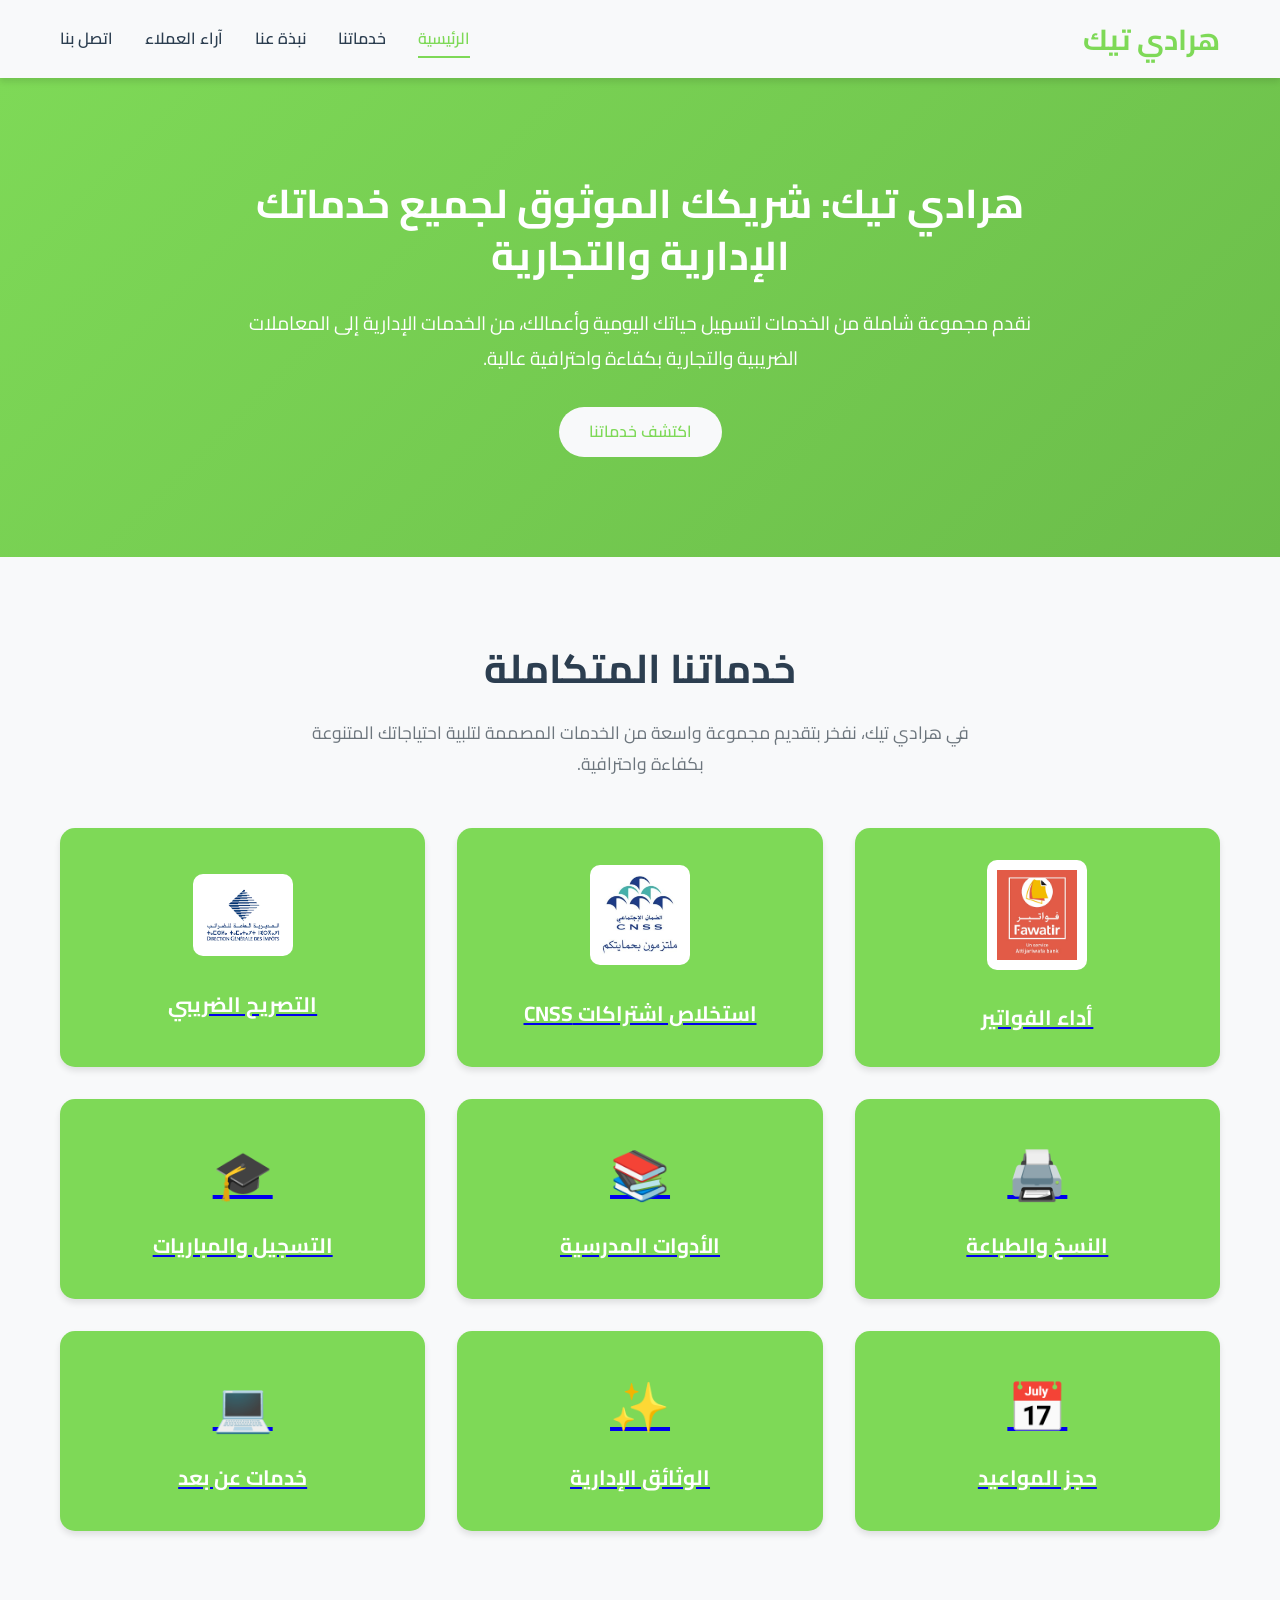
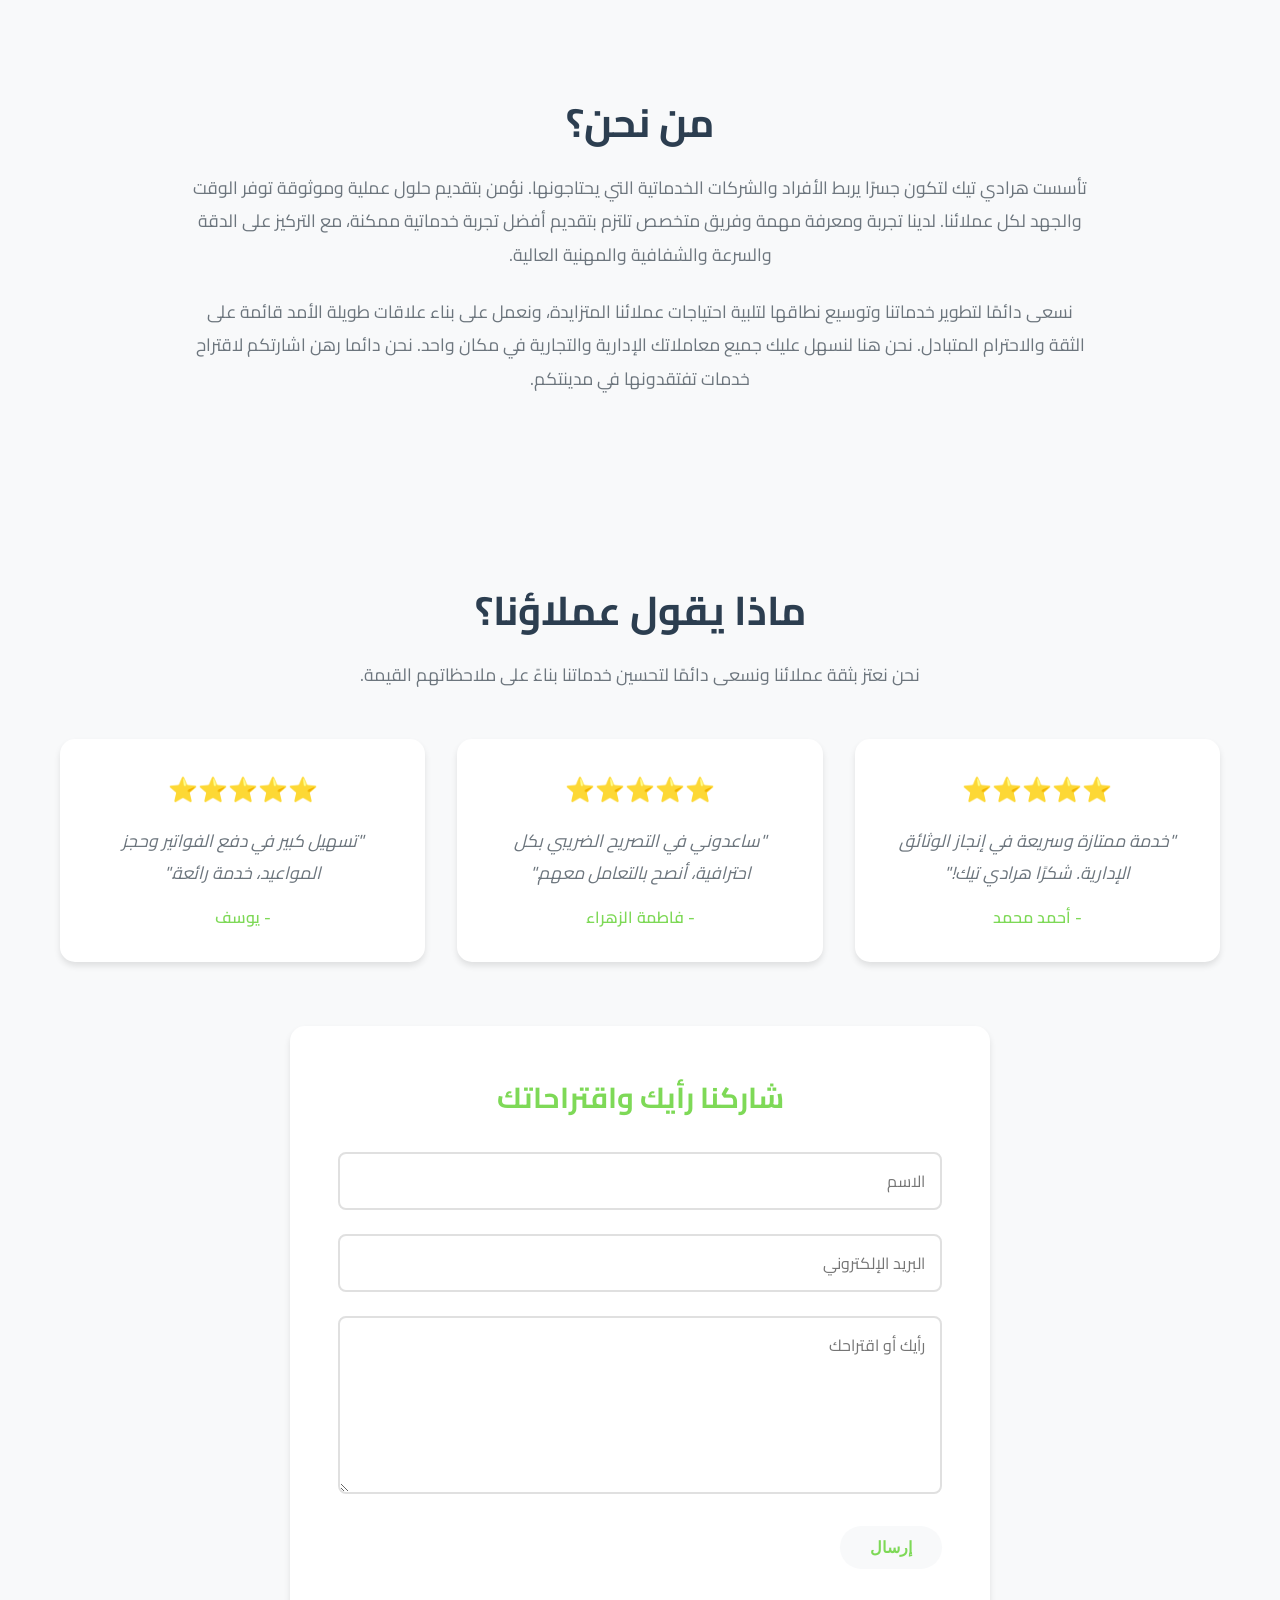
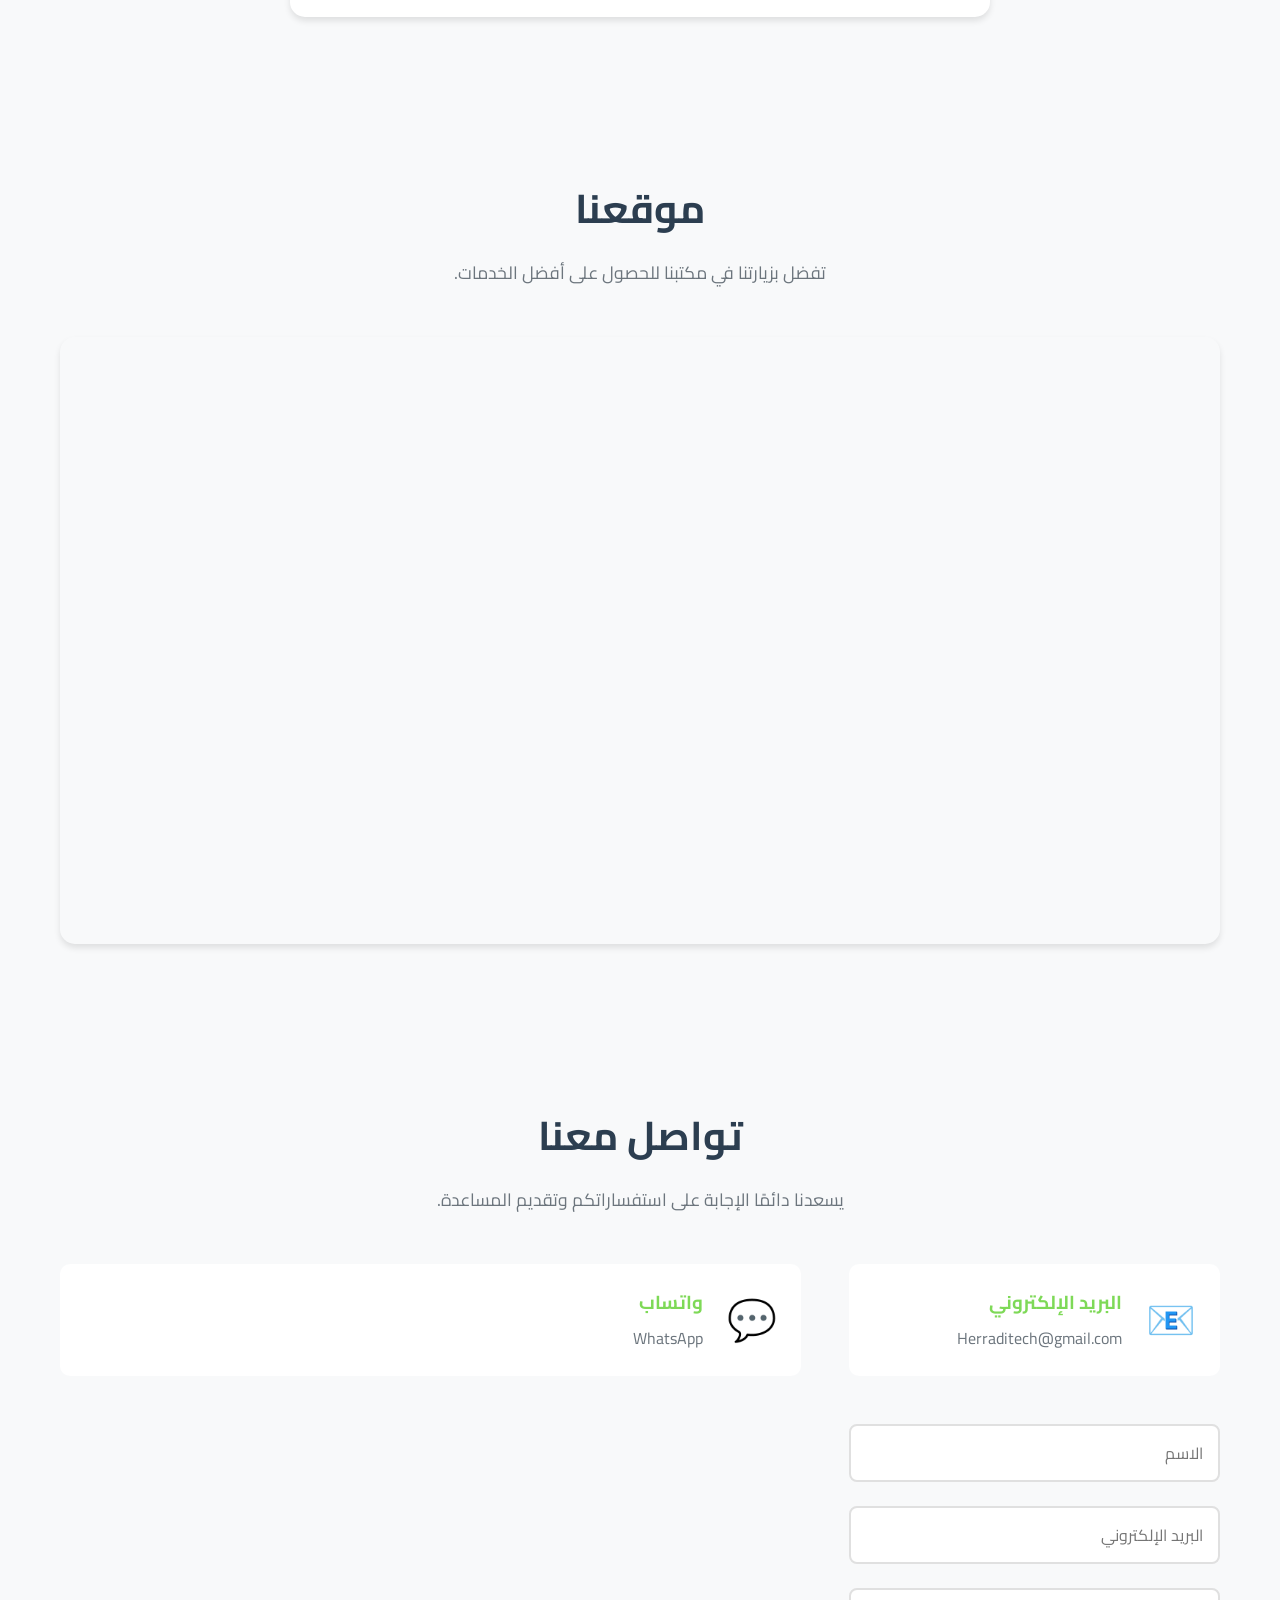
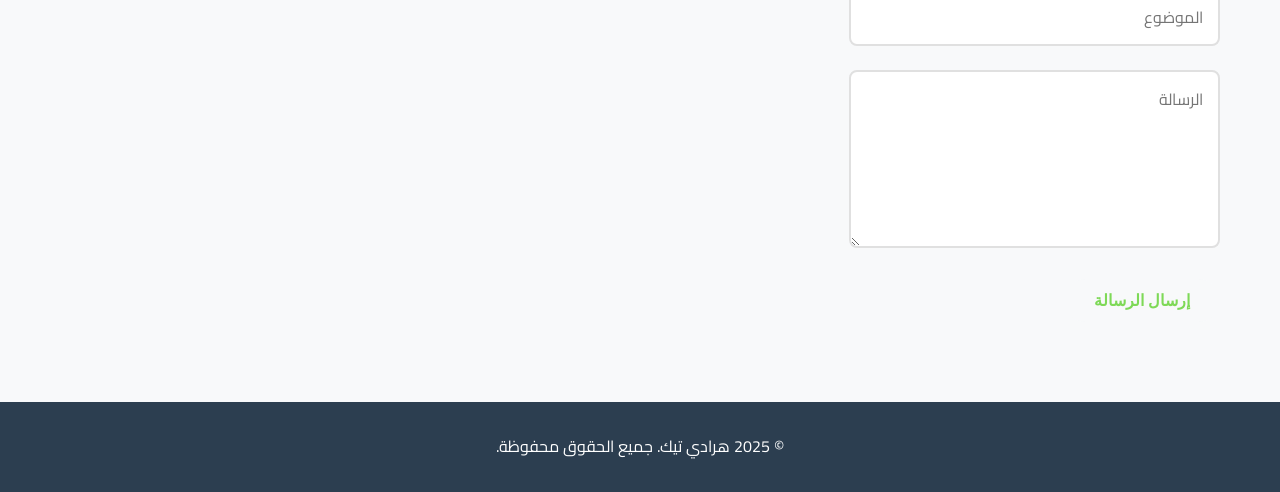
<file: index.html>
<!DOCTYPE html>
<html lang="ar" dir="rtl">
<head>
    <meta charset="UTF-8">
    <meta name="viewport" content="width=device-width, initial-scale=1.0">
    <meta name="description" content="هرادي تيك - شريكك الموثوق لجميع خدماتك الإدارية والتجارية">
    <title>هرادي تيك - خدمات إدارية وتجارية متكاملة</title>
    <link rel="stylesheet" href="styles.css">
    <link rel="preconnect" href="https://fonts.googleapis.com">
    <link rel="preconnect" href="https://fonts.gstatic.com" crossorigin>
    <link href="https://fonts.googleapis.com/css2?family=Cairo:wght@300;400;600;700&display=swap" rel="stylesheet">
</head>
<body>
    <!-- Navigation Bar -->
    <nav class="navbar">
        <div class="container">
            <div class="nav-brand">
                <h1>هرادي تيك</h1>
            </div>
            <ul class="nav-menu">
                <li><a href="#home" class="nav-link active">الرئيسية</a></li>
                <li><a href="#services" class="nav-link">خدماتنا</a></li>
                <li><a href="#about" class="nav-link">نبذة عنا</a></li>
                <li><a href="#testimonials" class="nav-link">آراء العملاء</a></li>
                <li><a href="#contact" class="nav-link">اتصل بنا</a></li>
            </ul>
            <div class="hamburger">
                <span></span>
                <span></span>
                <span></span>
            </div>
        </div>
    </nav>

    <!-- Hero Section -->
    <section id="home" class="hero">
        <div class="container">
            <div class="hero-content">
                <h2 class="hero-title">هرادي تيك: شريكك الموثوق لجميع خدماتك الإدارية والتجارية</h2>
                <p class="hero-description">نقدم مجموعة شاملة من الخدمات لتسهيل حياتك اليومية وأعمالك، من الخدمات الإدارية إلى المعاملات الضريبية والتجارية بكفاءة واحترافية عالية.</p>
                <a href="#services" class="btn btn-primary">اكتشف خدماتنا</a>
            </div>
        </div>
    </section>

    <!-- Services Section -->
    <section id="services" class="services">
        <div class="container">
            <h2 class="section-title">خدماتنا المتكاملة</h2>
            <p class="section-description">في هرادي تيك، نفخر بتقديم مجموعة واسعة من الخدمات المصممة لتلبية احتياجاتك المتنوعة بكفاءة واحترافية.</p>
            <div class="services-grid">
                <!-- Service 1: أداء الفواتير -->
                <div class="service-card">
                    <a href="service-bills.html">
                        <img src="images/fawatir_logo.png" alt="شعار فواتير" class="service-logo">
                        <h3>أداء الفواتير</h3>
                    </a>
                </div>

                <!-- Service 2: استخلاص اشتراكات CNSS -->
                <div class="service-card">
                    <a href="service-cnss.html">
                        <img src="images/cnss_logo.jpg" alt="شعار CNSS" class="service-logo">
                        <h3>استخلاص اشتراكات CNSS</h3>
                    </a>
                </div>

                <!-- Service 3: التصريح الضريبي -->
                <div class="service-card">
                    <a href="service-tax.html">
                        <img src="images/dgi_logo.png" alt="شعار المديرية العامة للضرائب" class="service-logo">
                        <h3>التصريح الضريبي</h3>
                    </a>
                </div>

                <!-- Service 4: النسخ والطباعة -->
                <div class="service-card">
                    <a href="service-printing.html">
                        <div class="service-icon">🖨️</div>
                        <h3>النسخ والطباعة</h3>
                    </a>
                </div>

                <!-- Service 5: الأدوات المدرسية -->
                <div class="service-card">
                    <a href="service-stationery.html">
                        <div class="service-icon">📚</div>
                        <h3>الأدوات المدرسية</h3>
                    </a>
                </div>

                <!-- Service 6: التسجيل والمباريات -->
                <div class="service-card">
                    <a href="service-registration.html">
                        <div class="service-icon">🎓</div>
                        <h3>التسجيل والمباريات</h3>
                    </a>
                </div>

                <!-- Service 7: حجز المواعيد -->
                <div class="service-card">
                    <a href="service-appointments.html">
                        <div class="service-icon">📅</div>
                        <h3>حجز المواعيد</h3>
                    </a>
                </div>

                <!-- Service 8: الوثائق الإدارية (تم تغييرها مؤقتاً إلى خدمات أخرى) -->
                <div class="service-card">
                    <a href="service-documents.html">
                        <div class="service-icon">✨</div>
                        <h3>الوثائق الإدارية</h3>
                    </a>
                </div>
                <!-- Service 9: خدمات عن بعد -->
                <div class="service-card">
                    <a href="service-Other.html">
                        <div class="service-icon">💻</div>
                        <h3>خدمات عن بعد</h3>
                    </a>
                </div>
                
            </div>
        </div>
    </section>

    <!-- About Section -->
    <section id="about" class="about">
        <div class="container">
            <h2 class="section-title">من نحن؟</h2>
            <div class="about-content">
                <p>تأسست هرادي تيك لتكون جسرًا يربط الأفراد والشركات الخدماتية التي يحتاجونها. نؤمن بتقديم حلول عملية وموثوقة توفر الوقت والجهد لكل عملائنا. لدينا تجربة ومعرفة مهمة وفريق متخصص تلتزم بتقديم أفضل تجربة خدماتية ممكنة، مع التركيز على الدقة والسرعة والشفافية والمهنية العالية.</p>
                <p>نسعى دائمًا لتطوير خدماتنا وتوسيع نطاقها لتلبية احتياجات عملائنا المتزايدة، ونعمل على بناء علاقات طويلة الأمد قائمة على الثقة والاحترام المتبادل. نحن هنا لنسهل عليك جميع معاملاتك الإدارية والتجارية في مكان واحد.
نحن دائما رهن اشارتكم لاقتراح خدمات تفتقدونها في مدينتكم.</p>
            </div>
        </div>
    </section>

    <!-- Testimonials Section -->
    <section id="testimonials" class="testimonials">
        <div class="container">
            <h2 class="section-title">ماذا يقول عملاؤنا؟</h2>
            <p class="section-description">نحن نعتز بثقة عملائنا ونسعى دائمًا لتحسين خدماتنا بناءً على ملاحظاتهم القيمة.</p>
            <div class="testimonials-grid">
                <div class="testimonial-card">
                    <div class="testimonial-icon">⭐⭐⭐⭐⭐</div>
                    <p class="testimonial-text">"خدمة ممتازة وسريعة في إنجاز الوثائق الإدارية. شكرًا هرادي تيك!"</p>
                    <p class="testimonial-author">- أحمد محمد</p>
                </div>
                <div class="testimonial-card">
                    <div class="testimonial-icon">⭐⭐⭐⭐⭐</div>
                    <p class="testimonial-text">"ساعدوني في التصريح الضريبي بكل احترافية، أنصح بالتعامل معهم."</p>
                    <p class="testimonial-author">- فاطمة الزهراء</p>
                </div>
                <div class="testimonial-card">
                    <div class="testimonial-icon">⭐⭐⭐⭐⭐</div>
                    <p class="testimonial-text">"تسهيل كبير في دفع الفواتير وحجز المواعيد، خدمة رائعة."</p>
                    <p class="testimonial-author">- يوسف</p>
                </div>
            </div>
            
            <!-- Suggestions Form -->
            <div class="suggestions-form">
                <h3>شاركنا رأيك واقتراحاتك</h3>
                <form id="suggestionForm">
                    <div class="form-group">
                        <input type="text" id="name" name="name" placeholder="الاسم" required>
                    </div>
                    <div class="form-group">
                        <input type="email" id="email" name="email" placeholder="البريد الإلكتروني" required>
                    </div>
                    <div class="form-group">
                        <textarea id="suggestion" name="suggestion" rows="5" placeholder="رأيك أو اقتراحك" required></textarea>
                    </div>
                    <button type="submit" class="btn btn-primary">إرسال</button>
                </form>
            </div>
        </div>
    </section>

    <!-- Location Map Section -->
    <section id="location" class="location">
        <div class="container">
            <h2 class="section-title">موقعنا</h2>
            <p class="section-description">تفضل بزيارتنا في مكتبنا للحصول على أفضل الخدمات.</p>
            <div class="map-container">
                <iframe src="https://www.google.com/maps/embed?pb=!1m14!1m8!1m3!1d1936.7207650848347!2d-7.616694!3d32.997574!3m2!1i1024!2i768!4f13.1!3m3!1m2!1s0xda605fea0a005ed%3A0x361868515cc9d787!2sHerradi-Tech!5e1!3m2!1sen!2sus!4v1760445790923!5m2!1sen!2sus" width="100%" height="600" style="border:0;" allowfullscreen="" loading="lazy" referrerpolicy="no-referrer-when-downgrade"></iframe>
            </div>
        </div>
    </section>

    <!-- Contact Section -->
    <section id="contact" class="contact">
        <div class="container">
            <h2 class="section-title">تواصل معنا</h2>
            <p class="section-description">يسعدنا دائمًا الإجابة على استفساراتكم وتقديم المساعدة.</p>
            <div class="contact-content">
                <div class="contact-info">
                    <div class="contact-item">
                        <div class="contact-icon">📧</div>
                        <div>
                            <h3>البريد الإلكتروني</h3>
                            <a href="mailto:Herraditech@gmail.com">Herraditech@gmail.com</a>
                        </div>
                    </div>
                </div>
                 <div class="contact-item">
                       <div class="contact-icon">💬</div>
                        <div>
                        <div>
                            <h3>واتساب</h3>
                            <a href="https://wa.me/212777302742" target="_blank">WhatsApp</a>
                        </div>
                    </div>
                </div>
                <div class="contact-form">
                    <form id="contactForm">
                        <div class="form-group">
                            <input type="text" id="contact-name" name="name" placeholder="الاسم" required>
                        </div>
                        <div class="form-group">
                            <input type="email" id="contact-email" name="email" placeholder="البريد الإلكتروني" required>
                        </div>
                        <div class="form-group">
                            <input type="text" id="subject" name="subject" placeholder="الموضوع" required>
                        </div>
                        <div class="form-group">
                            <textarea id="message" name="message" rows="5" placeholder="الرسالة" required></textarea>
                        </div>
                        <button type="submit" class="btn btn-primary">إرسال الرسالة</button>
                    </form>
                </div>
            </div>
        </div>
    </section>

    <!-- Footer -->
    <footer class="footer">
        <div class="container">
            <p>&copy; 2025 هرادي تيك. جميع الحقوق محفوظة.</p>
        </div>
    </footer>

    <script src="script.js"></script>
</body>
</html>
</file>
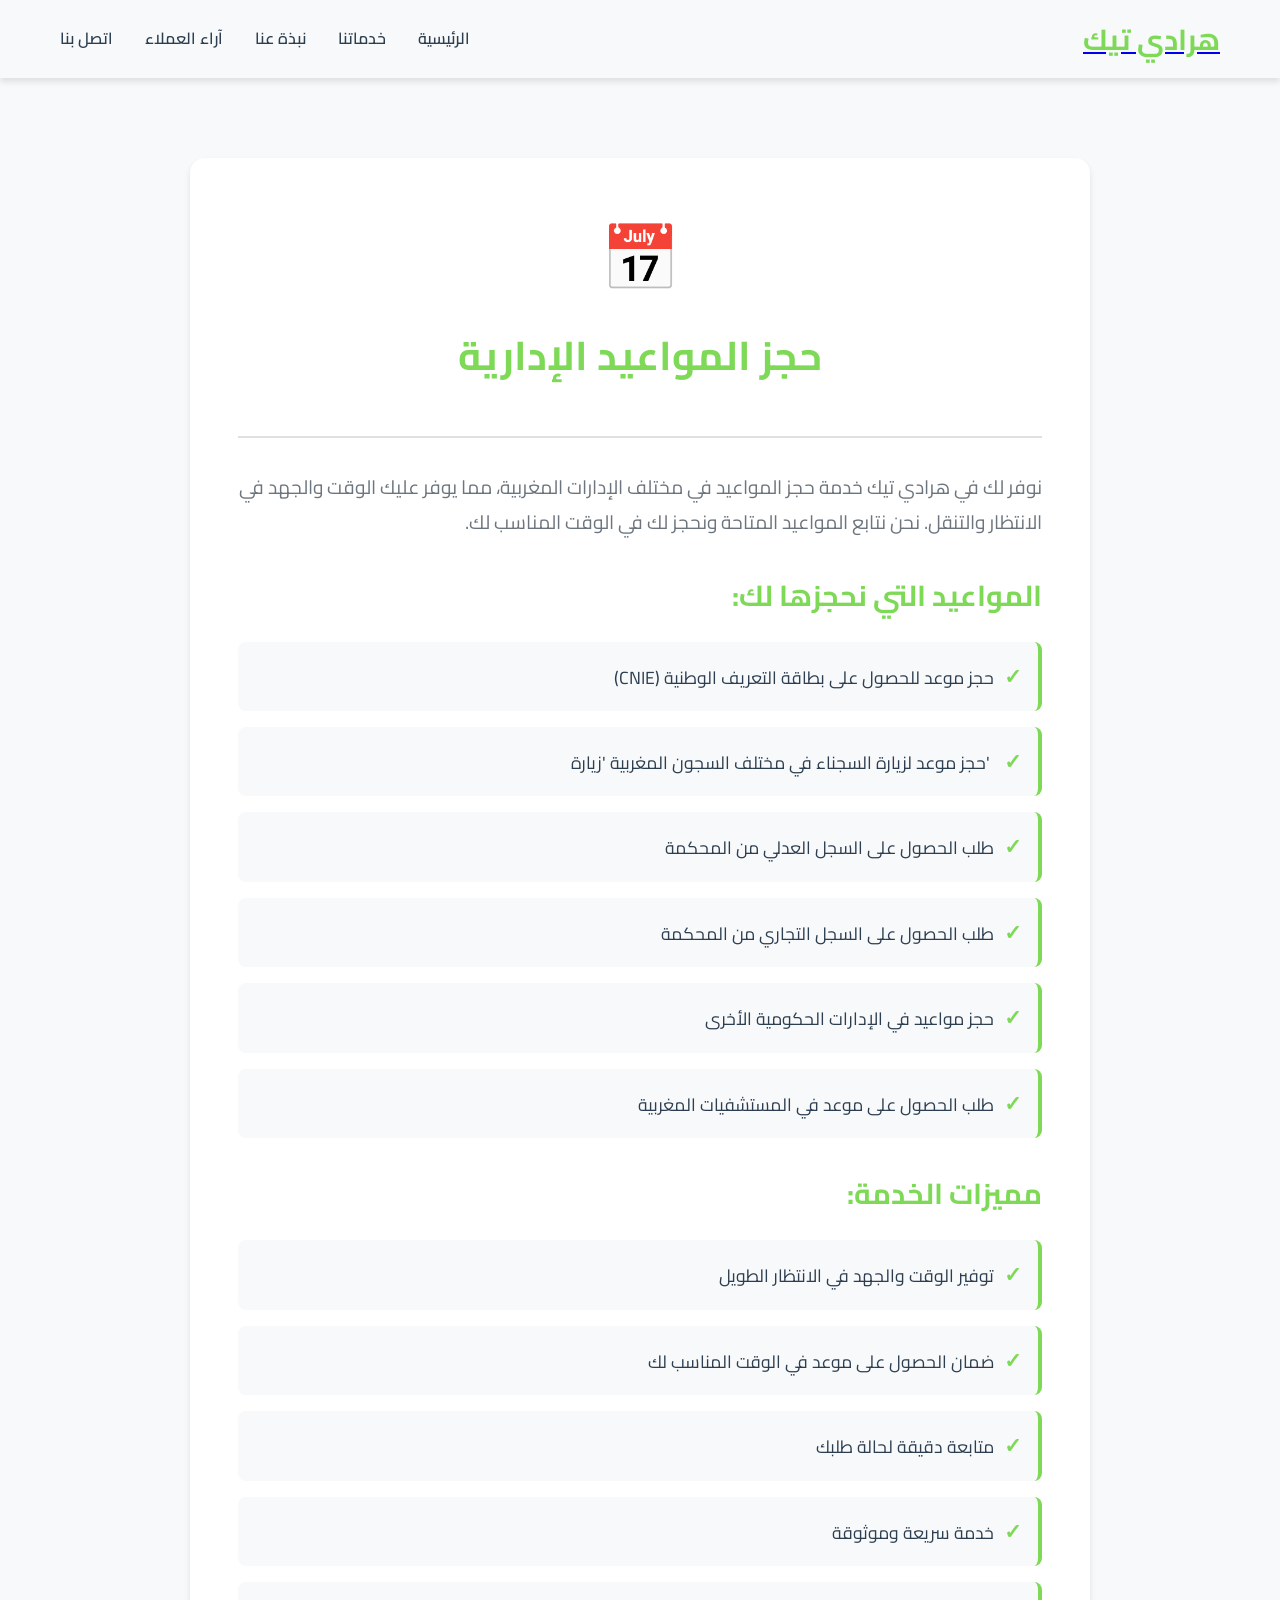
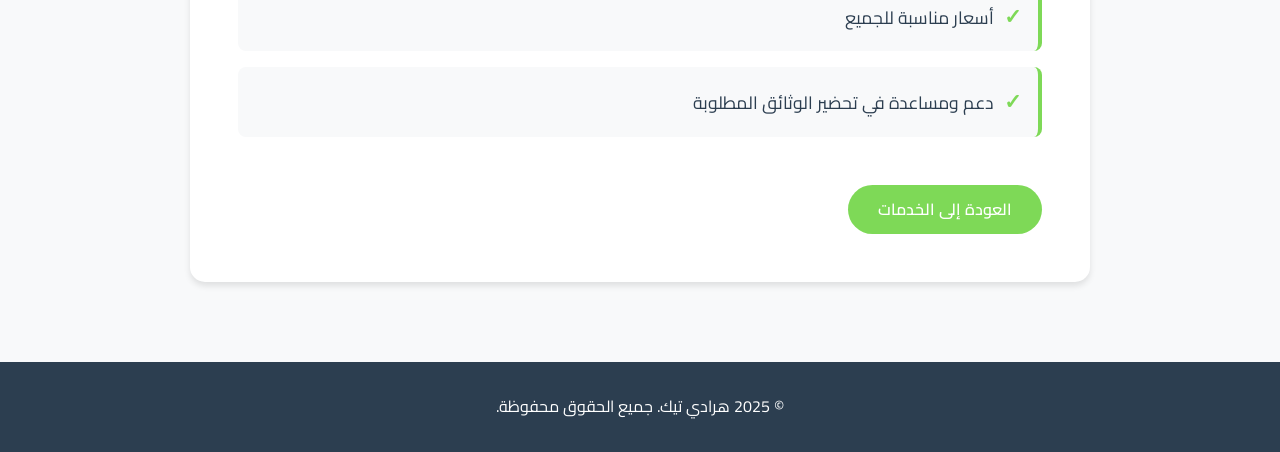
<file: service-appointments.html>
<!DOCTYPE html>
<html lang="ar" dir="rtl">
<head>
    <meta charset="UTF-8">
    <meta name="viewport" content="width=device-width, initial-scale=1.0">
    <title>حجز المواعيد الإدارية - هرادي تيك</title>
    <link rel="stylesheet" href="styles.css">
    <link href="https://fonts.googleapis.com/css2?family=Cairo:wght@300;400;600;700&display=swap" rel="stylesheet">
</head>
<body>
    <!-- Navigation Bar -->
<nav class="navbar">
    <div class="container">
        <div class="nav-brand">
            <a href="index.html">
                <h1>هرادي تيك</h1>
            </a>
        </div>
            <ul class="nav-menu">
                <li><a href="index.html#home" class="nav-link">الرئيسية</a></li>
                <li><a href="index.html#services" class="nav-link active">خدماتنا</a></li>
                <li><a href="index.html#about" class="nav-link">نبذة عنا</a></li>
                <li><a href="index.html#testimonials" class="nav-link">آراء العملاء</a></li>
                <li><a href="index.html#contact" class="nav-link">اتصل بنا</a></li>
            </ul>
          
            <div class="hamburger">
                <span></span>
                <span></span>
                <span></span>
            </div>
        </div>
    </nav>

    <!-- Service Detail Section -->
    <section class="service-detail">
        <div class="container">
            <div class="service-detail-content">
                <div class="service-detail-header">
                    <div class="service-detail-icon">📅</div>
                    <h1 class="service-detail-title">حجز المواعيد الإدارية</h1>
                </div>

                <p class="service-detail-description">
                    نوفر لك في هرادي تيك خدمة حجز المواعيد في مختلف الإدارات المغربية، مما يوفر عليك الوقت والجهد في الانتظار والتنقل. نحن نتابع المواعيد المتاحة ونحجز لك في الوقت المناسب لك.
                </p>

                <div class="service-detail-features">
                    <h3>المواعيد التي نحجزها لك:</h3>
                    <ul>
                        <li>حجز موعد للحصول على بطاقة التعريف الوطنية (CNIE)</li>
                        <li> 'حجز موعد لزيارة السجناء في مختلف السجون المغربية 'زيارة</li>
                         <li>طلب الحصول على السجل العدلي من المحكمة</li>
                        <li>طلب الحصول على السجل التجاري من المحكمة</li>
                        <li>حجز مواعيد في الإدارات الحكومية الأخرى</li>
                        <li>طلب الحصول على موعد في المستشفيات المغربية </li>
                    </ul>
                </div>

                <div class="service-detail-features">
                    <h3>مميزات الخدمة:</h3>
                    <ul>
                        <li>توفير الوقت والجهد في الانتظار الطويل</li>
                        <li>ضمان الحصول على موعد في الوقت المناسب لك</li>
                        <li>متابعة دقيقة لحالة طلبك</li>
                        <li>خدمة سريعة وموثوقة</li>
                        <li>أسعار مناسبة للجميع</li>
                        <li>دعم ومساعدة في تحضير الوثائق المطلوبة</li>
                    </ul>
                </div>

                <a href="index.html#services" class="back-button">العودة إلى الخدمات</a>
            </div>
        </div>
    </section>

    <!-- Footer -->
    <footer class="footer">
        <div class="container">
            <p>&copy; 2025 هرادي تيك. جميع الحقوق محفوظة.</p>
        </div>
    </footer>

    <script src="script.js"></script>
</body>
</html>
</file>
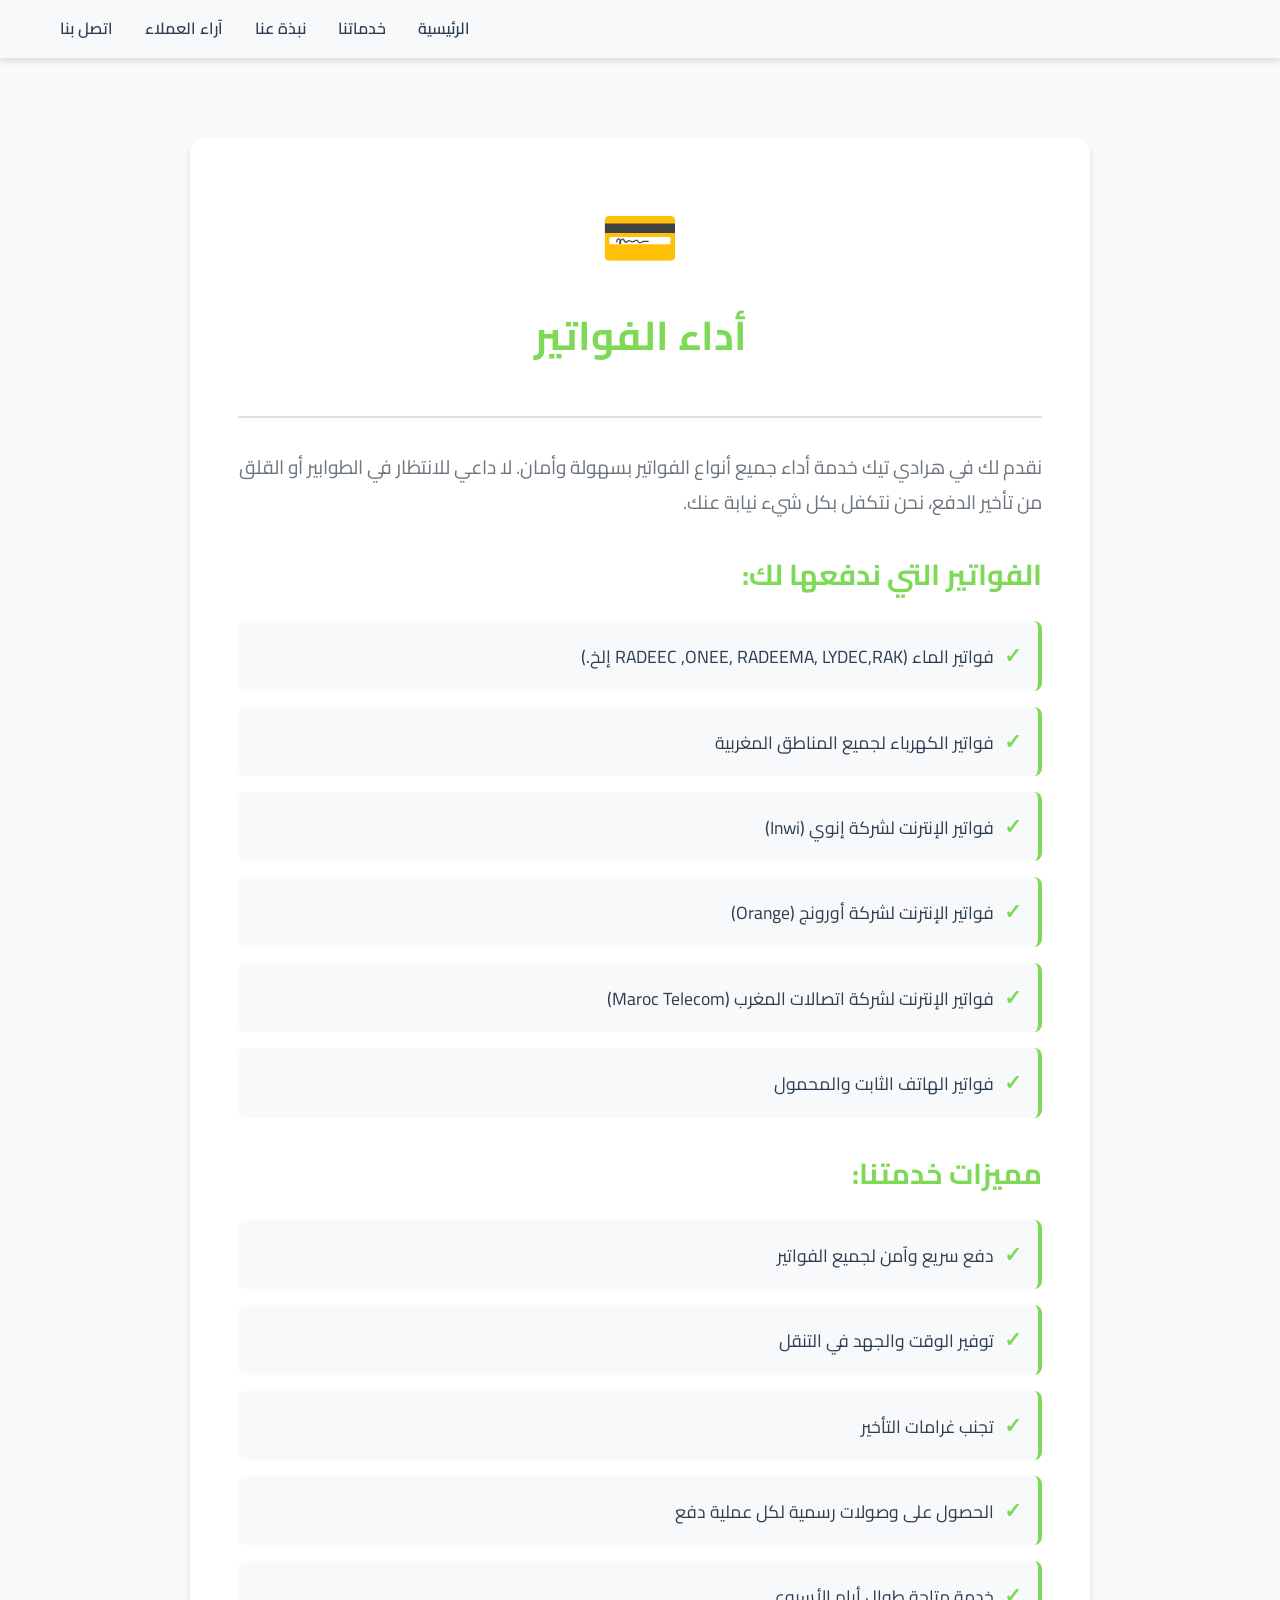
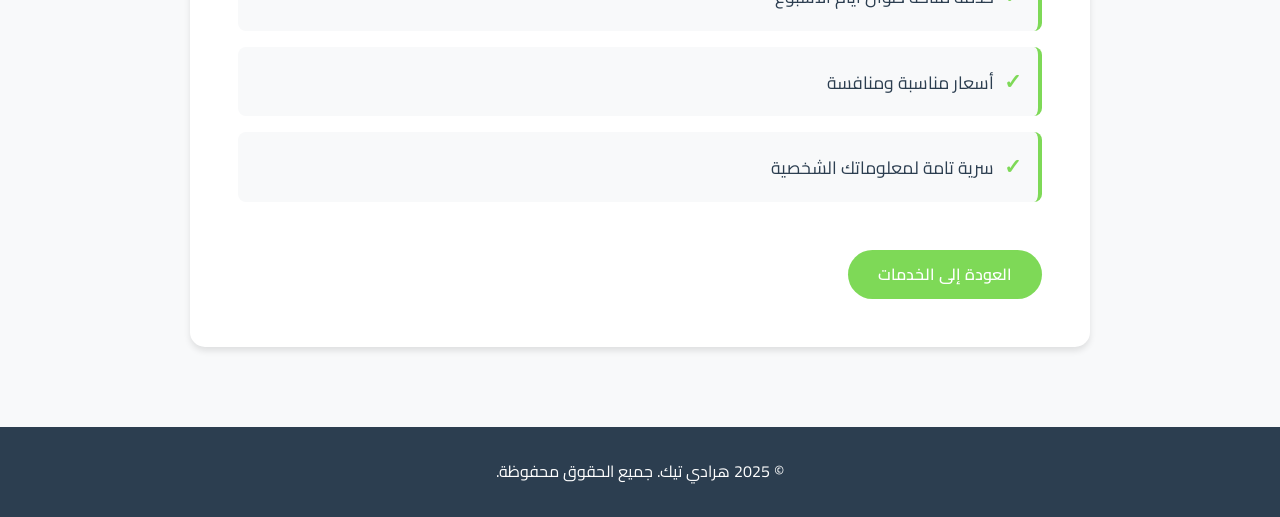
<file: service-bills.html>
<!DOCTYPE html>
<html lang="ar" dir="rtl">
<head>
    <meta charset="UTF-8">
    <meta name="viewport" content="width=device-width, initial-scale=1.0">
    <title>أداء الفواتير - هرادي تيك</title>
    <link rel="stylesheet" href="styles.css">
    <link href="https://fonts.googleapis.com/css2?family=Cairo:wght@300;400;600;700&display=swap" rel="stylesheet">
</head>
<body>
    <!-- Navigation Bar -->
    <nav class="navbar">
        <div class="container">
            <div class="nav-brand">
            </div>
            <ul class="nav-menu">
                <li><a href="index.html#home" class="nav-link">الرئيسية</a></li>
                <li><a href="index.html#services" class="nav-link active">خدماتنا</a></li>
                <li><a href="index.html#about" class="nav-link">نبذة عنا</a></li>
                <li><a href="index.html#testimonials" class="nav-link">آراء العملاء</a></li>
                <li><a href="index.html#contact" class="nav-link">اتصل بنا</a></li>
            </ul>
            <div class="hamburger">
                <span></span>
                <span></span>
                <span></span>
            </div>
        </div>
    </nav>

    <!-- Service Detail Section -->
    <section class="service-detail">
        <div class="container">
            <div class="service-detail-content">
                <div class="service-detail-header">
                    <div class="service-detail-icon">💳</div>
                    <h1 class="service-detail-title">أداء الفواتير</h1>
                </div>

                <p class="service-detail-description">
                    نقدم لك في هرادي تيك خدمة أداء جميع أنواع الفواتير بسهولة وأمان. لا داعي للانتظار في الطوابير أو القلق من تأخير الدفع، نحن نتكفل بكل شيء نيابة عنك.
                </p>

                <div class="service-detail-features">
                    <h3>الفواتير التي ندفعها لك:</h3>
                    <ul>
                        <li>فواتير الماء (RADEEC ,ONEE, RADEEMA, LYDEC,RAK إلخ.)</li>
                        <li>فواتير الكهرباء لجميع المناطق المغربية</li>
                        <li>فواتير الإنترنت لشركة إنوي (Inwi)</li>
                        <li>فواتير الإنترنت لشركة أورونج (Orange)</li>
                        <li>فواتير الإنترنت لشركة اتصالات المغرب (Maroc Telecom)</li>
                        <li>فواتير الهاتف الثابت والمحمول</li>
                    </ul>
                </div>

                <div class="service-detail-features">
                    <h3>مميزات خدمتنا:</h3>
                    <ul>
                        <li>دفع سريع وآمن لجميع الفواتير</li>
                        <li>توفير الوقت والجهد في التنقل</li>
                        <li>تجنب غرامات التأخير</li>
                        <li>الحصول على وصولات رسمية لكل عملية دفع</li>
                        <li>خدمة متاحة طوال أيام الأسبوع</li>
                        <li>أسعار مناسبة ومنافسة</li>
                        <li>سرية تامة لمعلوماتك الشخصية</li>
                    </ul>
                </div>

                <a href="index.html#services" class="back-button">العودة إلى الخدمات</a>
            </div>
        </div>
    </section>

    <!-- Footer -->
    <footer class="footer">
        <div class="container">
            <p>&copy; 2025 هرادي تيك. جميع الحقوق محفوظة.</p>
        </div>
    </footer>

    <script src="script.js"></script>
</body>
</html>
</file>
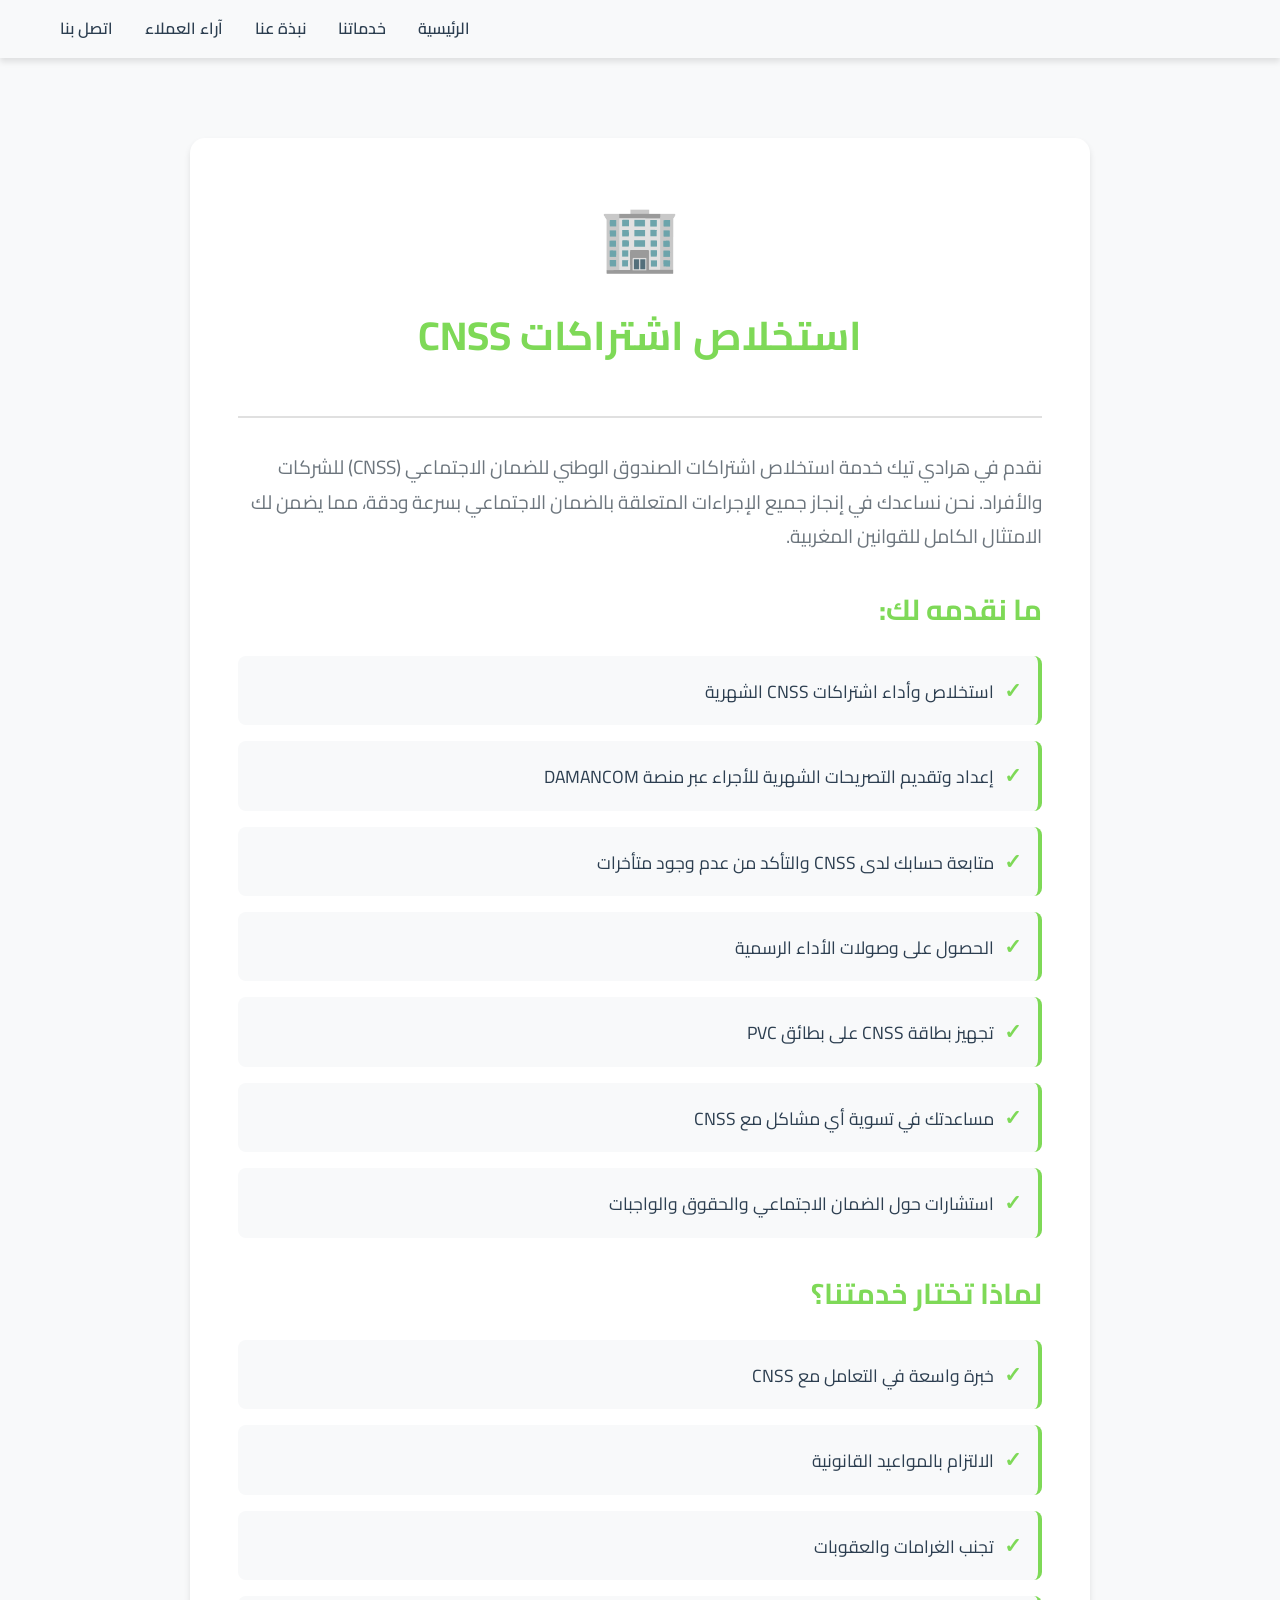
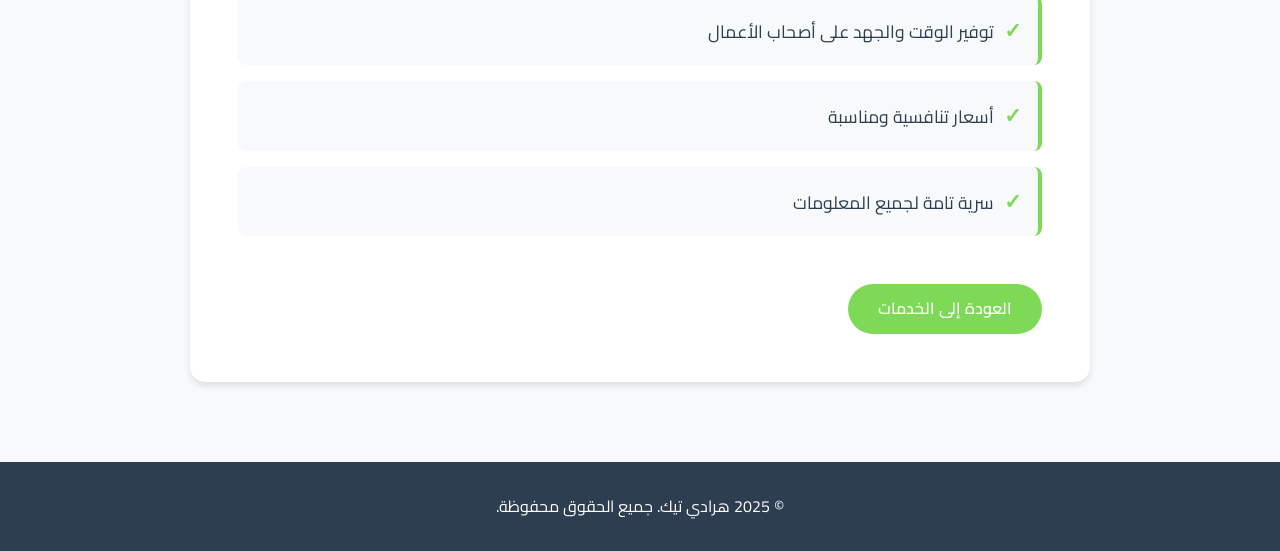
<file: service-cnss.html>
<!DOCTYPE html>
<html lang="ar" dir="rtl">
<head>
    <meta charset="UTF-8">
    <meta name="viewport" content="width=device-width, initial-scale=1.0">
    <title>استخلاص اشتراكات CNSS - هرادي تيك</title>
    <link rel="stylesheet" href="styles.css">
    <link href="https://fonts.googleapis.com/css2?family=Cairo:wght@300;400;600;700&display=swap" rel="stylesheet">
</head>
<body>
    <!-- Navigation Bar -->
    <nav class="navbar">
        <div class="container">
            <div class="nav-brand">
                  
            </div>
            <ul class="nav-menu">
                <li><a href="index.html#home" class="nav-link">الرئيسية</a></li>
                <li><a href="index.html#services" class="nav-link active">خدماتنا</a></li>
                <li><a href="index.html#about" class="nav-link">نبذة عنا</a></li>
                <li><a href="index.html#testimonials" class="nav-link">آراء العملاء</a></li>
                <li><a href="index.html#contact" class="nav-link">اتصل بنا</a></li>
            </ul>
            <div class="hamburger">
                <span></span>
                <span></span>
                <span></span>
            </div>
        </div>
    </nav>

    <!-- Service Detail Section -->
    <section class="service-detail">
        <div class="container">
            <div class="service-detail-content">
                <div class="service-detail-header">
                    <div class="service-detail-icon">🏢</div>
                    <h1 class="service-detail-title">استخلاص اشتراكات CNSS</h1>
                </div>

                <p class="service-detail-description">
                    نقدم في هرادي تيك خدمة استخلاص اشتراكات الصندوق الوطني للضمان الاجتماعي (CNSS) للشركات والأفراد. نحن نساعدك في إنجاز جميع الإجراءات المتعلقة بالضمان الاجتماعي بسرعة ودقة، مما يضمن لك الامتثال الكامل للقوانين المغربية.
                </p>

                <div class="service-detail-features">
                    <h3>ما نقدمه لك:</h3>
                    <ul>
                        <li>استخلاص وأداء اشتراكات CNSS الشهرية</li>
                        <li>إعداد وتقديم التصريحات الشهرية للأجراء عبر منصة DAMANCOM</li>
                        <li>متابعة حسابك لدى CNSS والتأكد من عدم وجود متأخرات</li>
                        <li>الحصول على وصولات الأداء الرسمية</li>
                        <li>تجهيز بطاقة CNSS على بطائق PVC</li>
                        <li>مساعدتك في تسوية أي مشاكل مع CNSS</li>
                        <li>استشارات حول الضمان الاجتماعي والحقوق والواجبات</li>
                    </ul>
                </div>

                <div class="service-detail-features">
                    <h3>لماذا تختار خدمتنا؟</h3>
                    <ul>
                        <li>خبرة واسعة في التعامل مع CNSS</li>
                        <li>الالتزام بالمواعيد القانونية</li>
                        <li>تجنب الغرامات والعقوبات</li>
                        <li>توفير الوقت والجهد على أصحاب الأعمال</li>
                        <li>أسعار تنافسية ومناسبة</li>
                        <li>سرية تامة لجميع المعلومات</li>
                    </ul>
                </div>

                <a href="index.html#services" class="back-button">العودة إلى الخدمات</a>
            </div>
        </div>
    </section>

    <!-- Footer -->
    <footer class="footer">
        <div class="container">
            <p>&copy; 2025 هرادي تيك. جميع الحقوق محفوظة.</p>
        </div>
    </footer>

    <script src="script.js"></script>
</body>
</html>
</file>
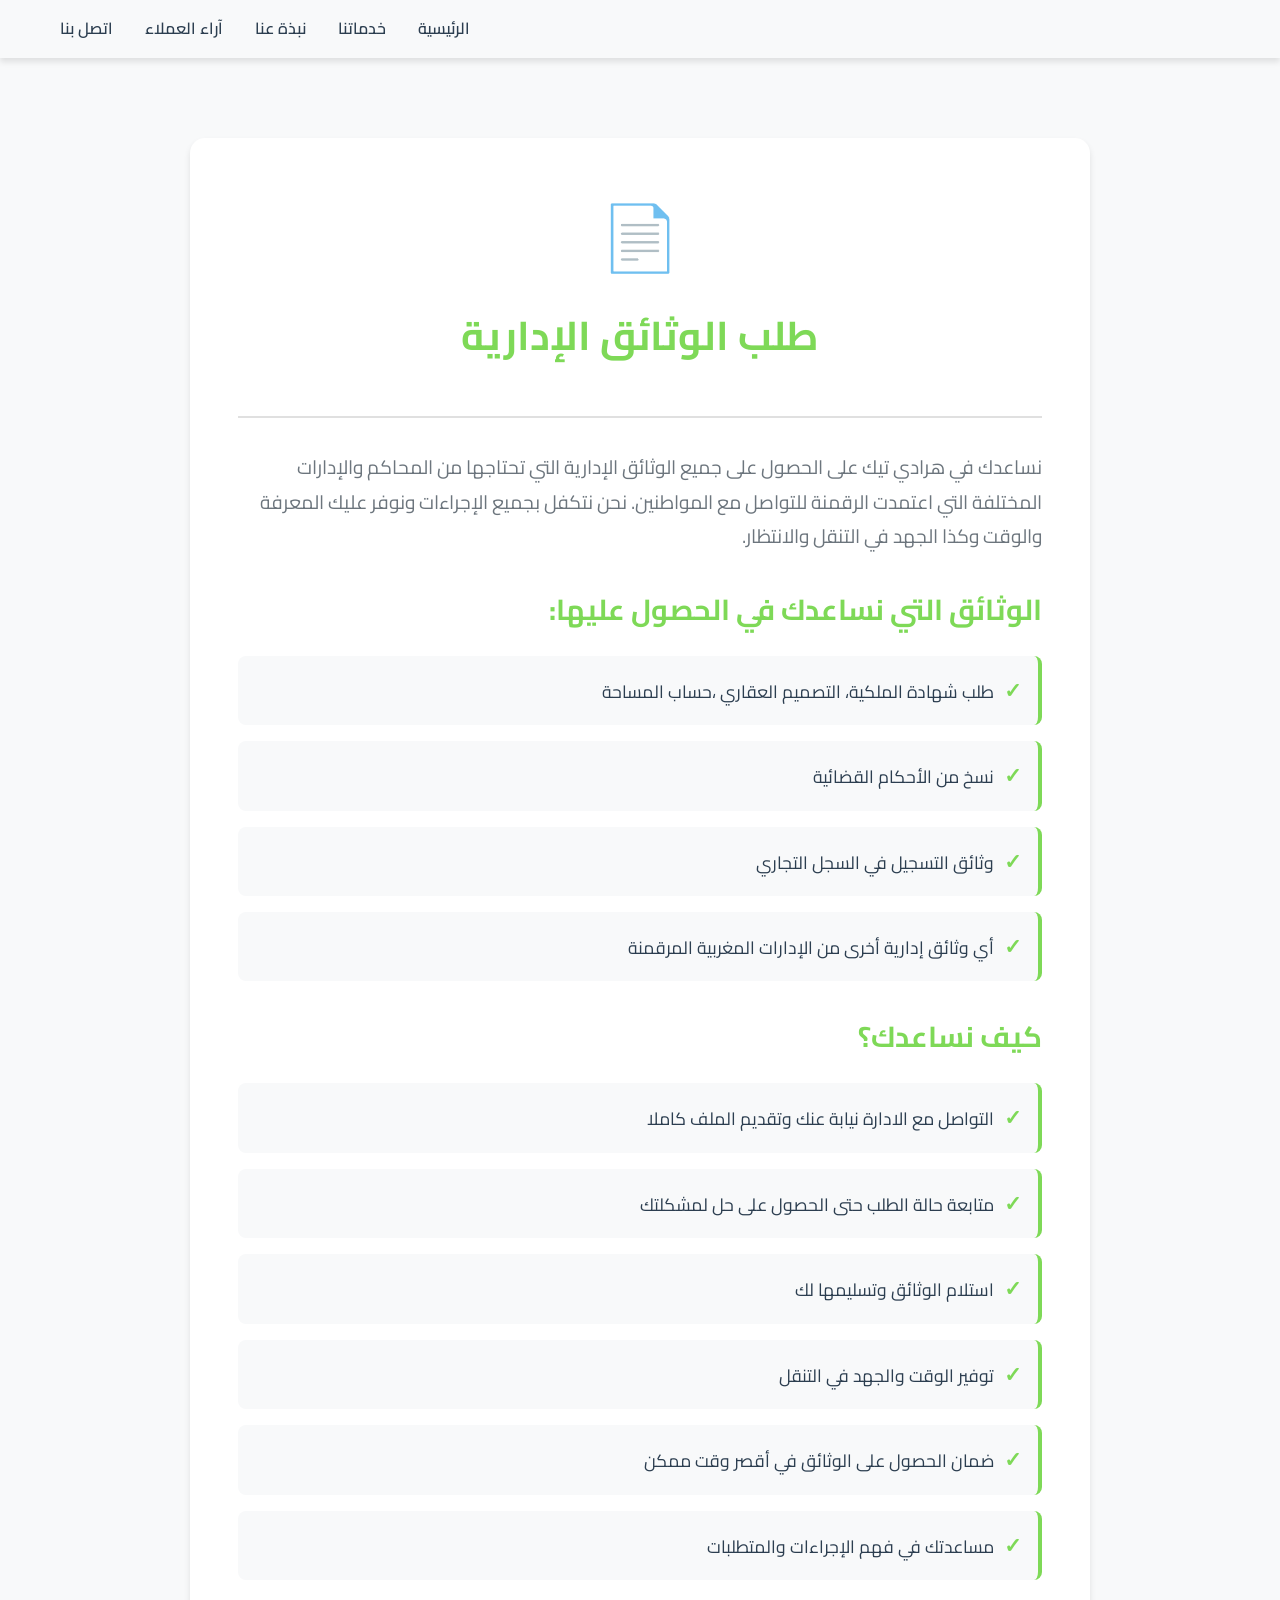
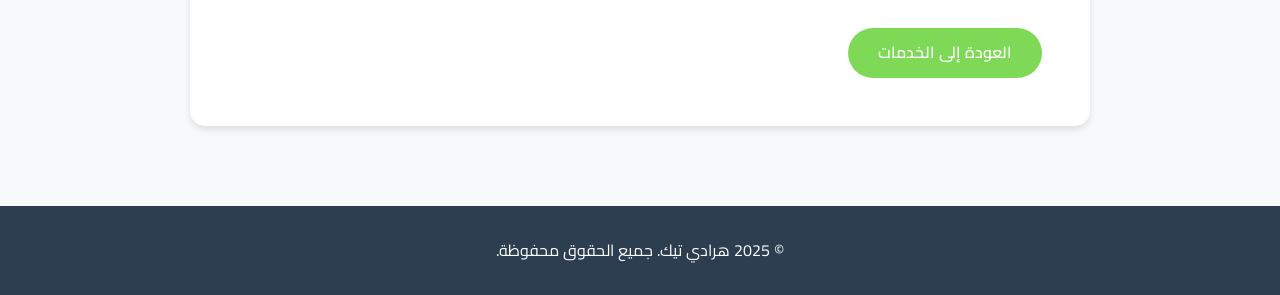
<file: service-documents.html>
<!DOCTYPE html>
<html lang="ar" dir="rtl">
<head>
    <meta charset="UTF-8">
    <meta name="viewport" content="width=device-width, initial-scale=1.0">
    <title>الوثائق الإدارية - هرادي تيك</title>
    <link rel="stylesheet" href="styles.css">
    <link href="https://fonts.googleapis.com/css2?family=Cairo:wght@300;400;600;700&display=swap" rel="stylesheet">
</head>
<body>
    <!-- Navigation Bar -->
    <nav class="navbar">
        <div class="container">
            <div class="nav-brand">
  
            </div>
            <ul class="nav-menu">
                <li><a href="index.html#home" class="nav-link">الرئيسية</a></li>
                <li><a href="index.html#services" class="nav-link active">خدماتنا</a></li>
                <li><a href="index.html#about" class="nav-link">نبذة عنا</a></li>
                <li><a href="index.html#testimonials" class="nav-link">آراء العملاء</a></li>
                <li><a href="index.html#contact" class="nav-link">اتصل بنا</a></li>
            </ul>
            <div class="hamburger">
                <span></span>
                <span></span>
                <span></span>
            </div>
        </div>
    </nav>

    <!-- Service Detail Section -->
    <section class="service-detail">
        <div class="container">
            <div class="service-detail-content">
                <div class="service-detail-header">
                    <div class="service-detail-icon">📄</div>
                    <h1 class="service-detail-title">طلب الوثائق الإدارية</h1>
                </div>

                <p class="service-detail-description">
                    نساعدك في هرادي تيك على الحصول على جميع الوثائق الإدارية التي تحتاجها من المحاكم والإدارات المختلفة التي اعتمدت الرقمنة للتواصل مع المواطنين. نحن نتكفل بجميع الإجراءات ونوفر عليك المعرفة  والوقت وكذا الجهد في التنقل والانتظار.
                </p>

                <div class="service-detail-features">
                    <h3>الوثائق التي نساعدك في الحصول عليها:</h3>
                    <ul>
                       <li>طلب شهادة الملكية، التصميم العقاري ،حساب المساحة</li>
                        <li>نسخ من الأحكام القضائية</li>
                        <li>وثائق التسجيل في السجل التجاري</li>
                        <li>أي وثائق إدارية أخرى من الإدارات المغربية المرقمنة</li>
                    </ul>
                </div>

                <div class="service-detail-features">
                    <h3>كيف نساعدك؟</h3>
                    <ul>
                        <li>التواصل مع الادارة نيابة عنك وتقديم الملف كاملا</li>
                        <li>متابعة حالة الطلب حتى الحصول على حل لمشكلتك</li>
                        <li>استلام الوثائق وتسليمها لك</li>
                        <li>توفير الوقت والجهد في التنقل</li>
                        <li>ضمان الحصول على الوثائق في أقصر وقت ممكن</li>
                        <li>مساعدتك في فهم الإجراءات والمتطلبات</li>
                    </ul>
                </div>

                <a href="index.html#services" class="back-button">العودة إلى الخدمات</a>
            </div>
        </div>
    </section>

    <!-- Footer -->
    <footer class="footer">
        <div class="container">
            <p>&copy; 2025 هرادي تيك. جميع الحقوق محفوظة.</p>
        </div>
    </footer>

    <script src="script.js"></script>
</body>
</html>
</file>
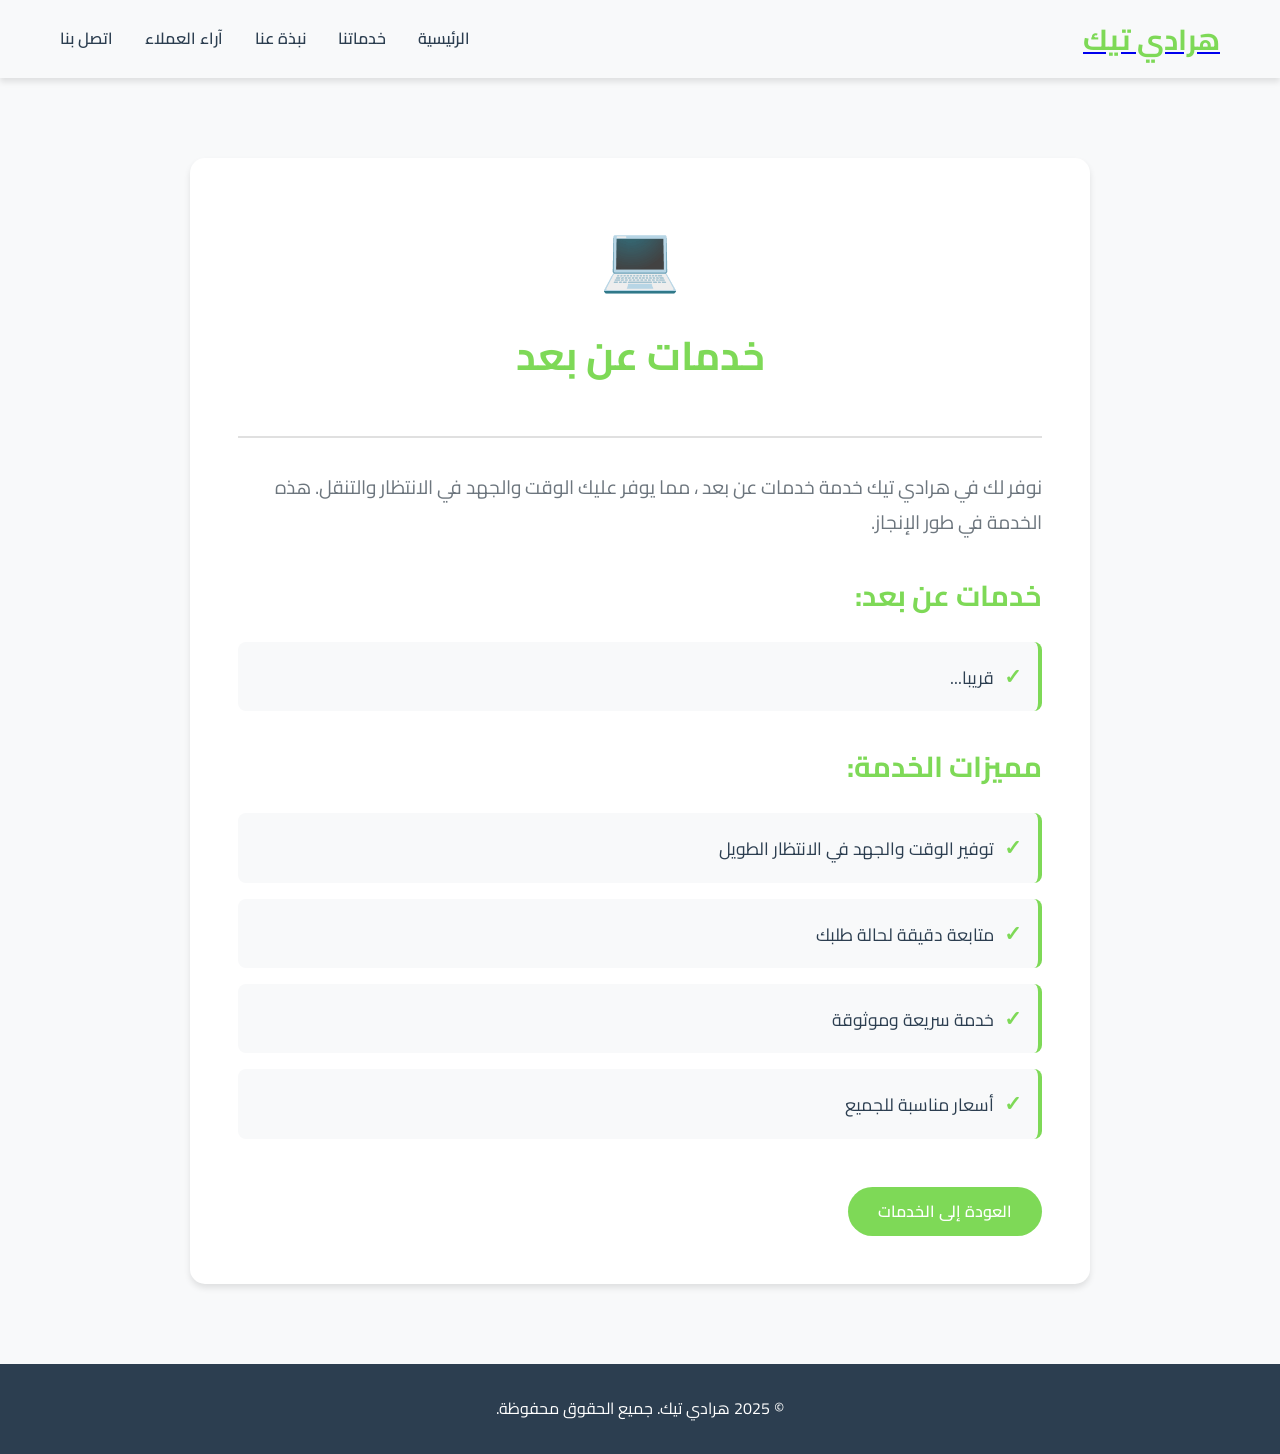
<file: service-Other.html>
<!DOCTYPE html>
<html lang="ar" dir="rtl">
<head>
    <meta charset="UTF-8">
    <meta name="viewport" content="width=device-width, initial-scale=1.0">
    <title>خدمات عن بعد - هرادي تيك</title>
    <link rel="stylesheet" href="styles.css">
    <link href="https://fonts.googleapis.com/css2?family=Cairo:wght@300;400;600;700&display=swap" rel="stylesheet">
</head>
<body>
    <!-- Navigation Bar -->
<nav class="navbar">
    <div class="container">
        <div class="nav-brand">
            <a href="index.html">
                <h1>هرادي تيك</h1>
            </a>
        </div>
            <ul class="nav-menu">
                <li><a href="index.html#home" class="nav-link">الرئيسية</a></li>
                <li><a href="index.html#services" class="nav-link active">خدماتنا</a></li>
                <li><a href="index.html#about" class="nav-link">نبذة عنا</a></li>
                <li><a href="index.html#testimonials" class="nav-link">آراء العملاء</a></li>
                <li><a href="index.html#contact" class="nav-link">اتصل بنا</a></li>
            </ul>
          
            <div class="hamburger">
                <span></span>
                <span></span>
                <span></span>
            </div>
        </div>
    </nav>

    <!-- Service Detail Section -->
    <section class="service-detail">
        <div class="container">
            <div class="service-detail-content">
                <div class="service-detail-header">
                    <div class="service-detail-icon">💻</div>
                    <h1 class="service-detail-title">خدمات عن بعد</h1>
                </div>

                <p class="service-detail-description">
نوفر لك في هرادي تيك خدمة خدمات عن بعد ، مما يوفر عليك الوقت والجهد في الانتظار والتنقل.
هذه الخدمة في طور الإنجاز.                </p>

                <div class="service-detail-features">
                    <h3>خدمات عن بعد:</h3>
                    <ul>
                        <li>قريبا... </li>
                       
                    </ul>
                </div>

                <div class="service-detail-features">
                    <h3>مميزات الخدمة:</h3>
                    <ul>
                        <li>توفير الوقت والجهد في الانتظار الطويل</li>
                        <li>متابعة دقيقة لحالة طلبك</li>
                        <li>خدمة سريعة وموثوقة</li>
                        <li>أسعار مناسبة للجميع</li>
                    </ul>
                </div>

                <a href="index.html#services" class="back-button">العودة إلى الخدمات</a>
            </div>
        </div>
    </section>

    <!-- Footer -->
    <footer class="footer">
        <div class="container">
            <p>&copy; 2025 هرادي تيك. جميع الحقوق محفوظة.</p>
        </div>
    </footer>

    <script src="script.js"></script>
</body>
</html>
</file>
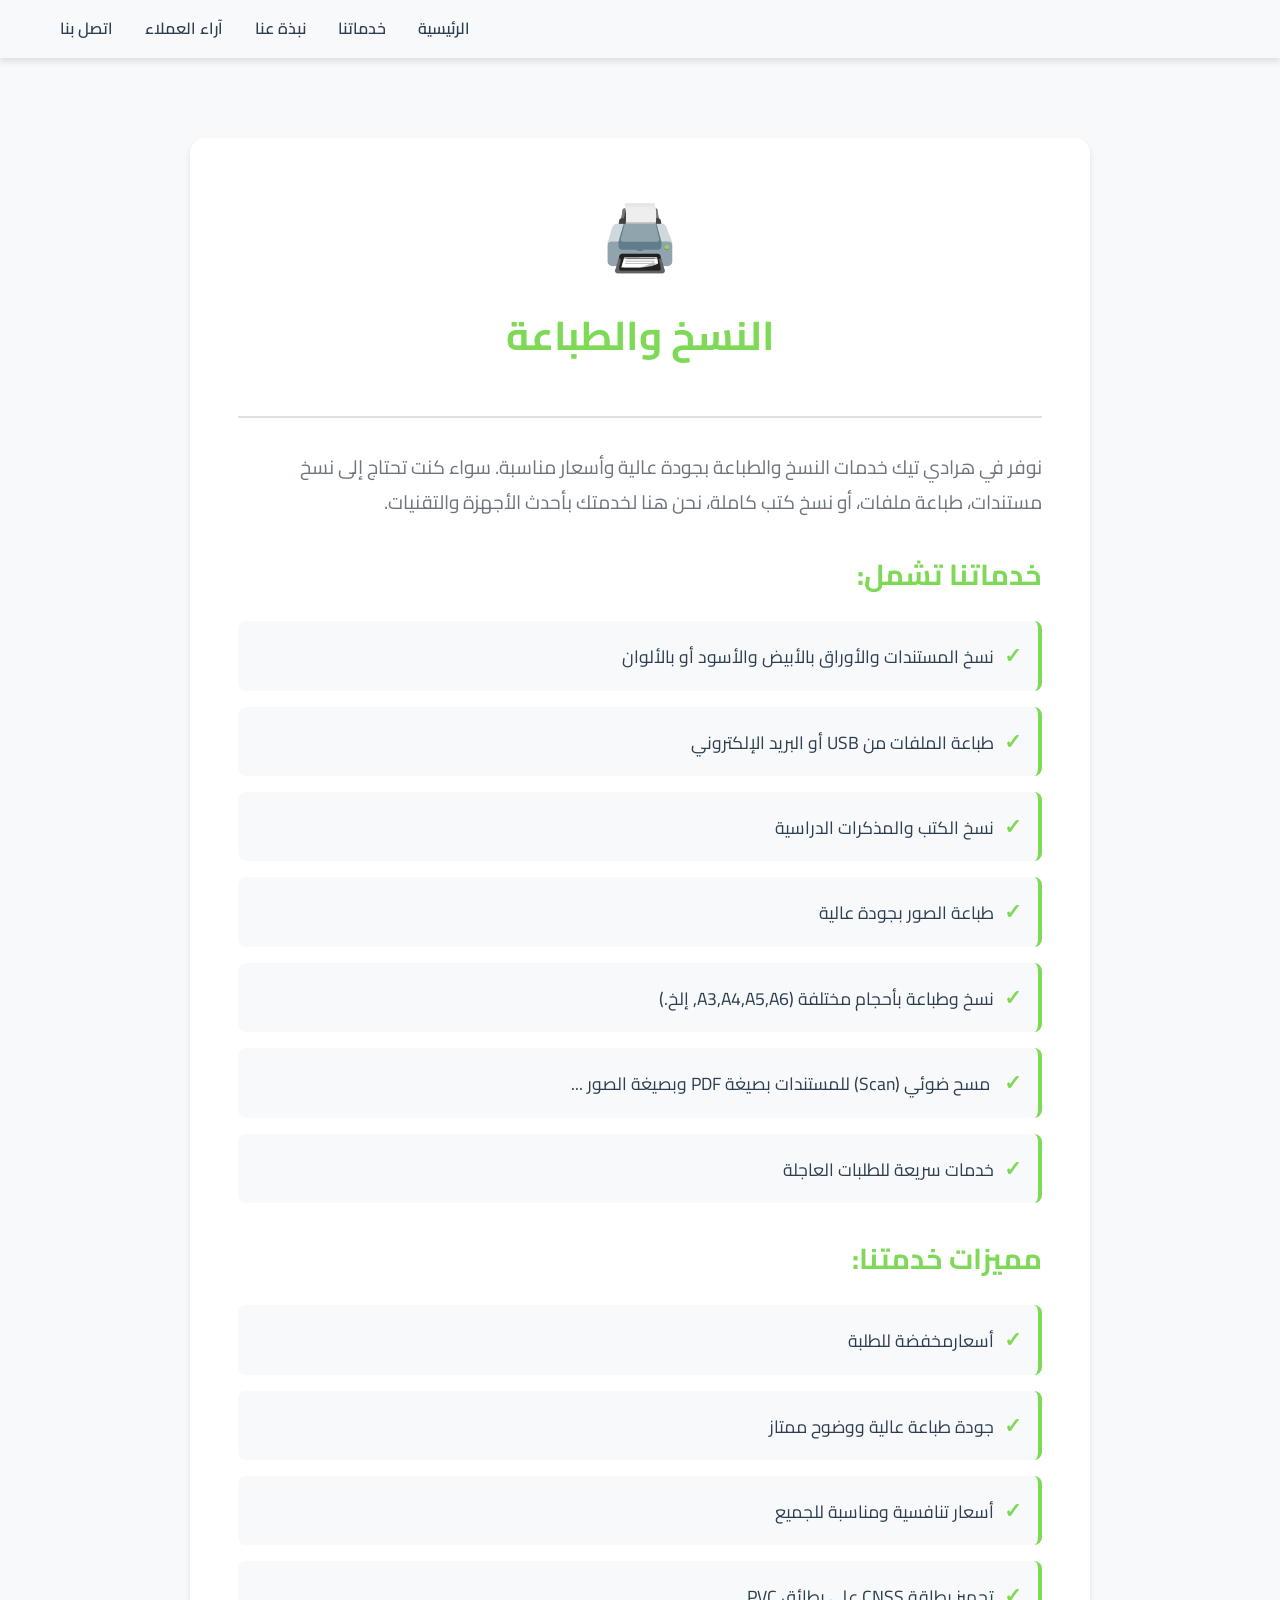
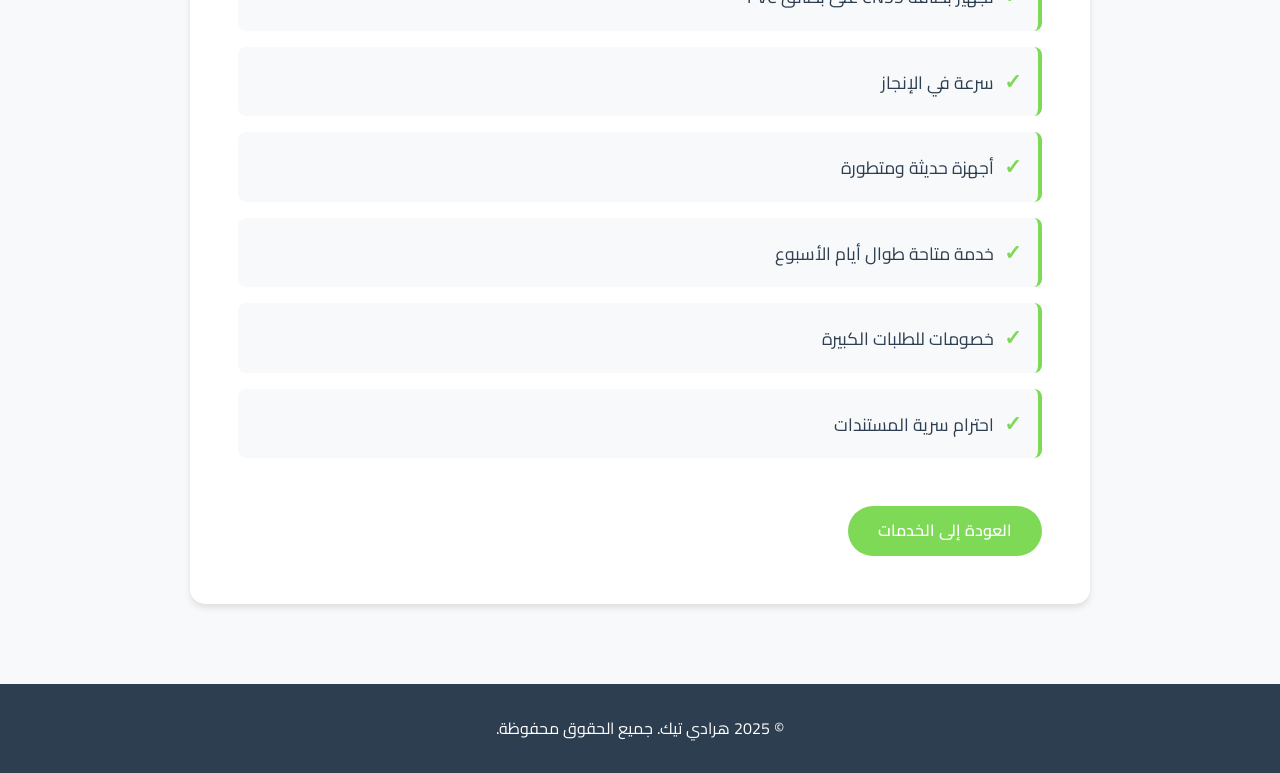
<file: service-printing.html>
<!DOCTYPE html>
<html lang="ar" dir="rtl">
<head>
    <meta charset="UTF-8">
    <meta name="viewport" content="width=device-width, initial-scale=1.0">
    <title>النسخ والطباعة - هرادي تيك</title>
    <link rel="stylesheet" href="styles.css">
    <link href="https://fonts.googleapis.com/css2?family=Cairo:wght@300;400;600;700&display=swap" rel="stylesheet">
</head>
<body>
    <!-- Navigation Bar -->
    <nav class="navbar">
        <div class="container">
            <div class="nav-brand">

            </div>
            <ul class="nav-menu">
                <li><a href="index.html#home" class="nav-link">الرئيسية</a></li>
                <li><a href="index.html#services" class="nav-link active">خدماتنا</a></li>
                <li><a href="index.html#about" class="nav-link">نبذة عنا</a></li>
                <li><a href="index.html#testimonials" class="nav-link">آراء العملاء</a></li>
                <li><a href="index.html#contact" class="nav-link">اتصل بنا</a></li>
            </ul>
            <div class="hamburger">
                <span></span>
                <span></span>
                <span></span>
            </div>
        </div>
    </nav>

    <!-- Service Detail Section -->
    <section class="service-detail">
        <div class="container">
            <div class="service-detail-content">
                <div class="service-detail-header">
                    <div class="service-detail-icon">🖨️</div>
                    <h1 class="service-detail-title">النسخ والطباعة</h1>
                </div>

                <p class="service-detail-description">
                    نوفر في هرادي تيك خدمات النسخ والطباعة بجودة عالية وأسعار مناسبة. سواء كنت تحتاج إلى نسخ مستندات، طباعة ملفات، أو نسخ كتب كاملة، نحن هنا لخدمتك بأحدث الأجهزة والتقنيات.
                </p>

                <div class="service-detail-features">
                    <h3>خدماتنا تشمل:</h3>
                    <ul>
                        <li>نسخ المستندات والأوراق بالأبيض والأسود أو بالألوان</li>
                        <li>طباعة الملفات من USB أو البريد الإلكتروني</li>
                        <li>نسخ الكتب والمذكرات الدراسية</li>
                        <li>طباعة الصور بجودة عالية</li>
                        <li>نسخ وطباعة بأحجام مختلفة (A3,A4,A5,A6, إلخ.)</li>
                        <li> مسح ضوئي (Scan) للمستندات بصيغة PDF وبصيغة الصور ... </li>
                        <li>خدمات سريعة للطلبات العاجلة</li>
                    </ul>
                </div>

                <div class="service-detail-features">
                    <h3>مميزات خدمتنا:</h3>
                    <ul>
                        <li>أسعارمخفضة للطلبة</li>
                        <li>جودة طباعة عالية ووضوح ممتاز</li>
                        <li>أسعار تنافسية ومناسبة للجميع</li>
                        <li>تجهيز بطاقة CNSS على بطائق PVC </li>
                        <li>سرعة في الإنجاز</li>
                        <li>أجهزة حديثة ومتطورة</li>
                        <li>خدمة متاحة طوال أيام الأسبوع</li>
                        <li>خصومات للطلبات الكبيرة</li>
                        <li>احترام سرية المستندات</li>
                    </ul>
                </div>

                <a href="index.html#services" class="back-button">العودة إلى الخدمات</a>
            </div>
        </div>
    </section>

    <!-- Footer -->
    <footer class="footer">
        <div class="container">
            <p>&copy; 2025 هرادي تيك. جميع الحقوق محفوظة.</p>
        </div>
    </footer>

    <script src="script.js"></script>
</body>
</html>
</file>
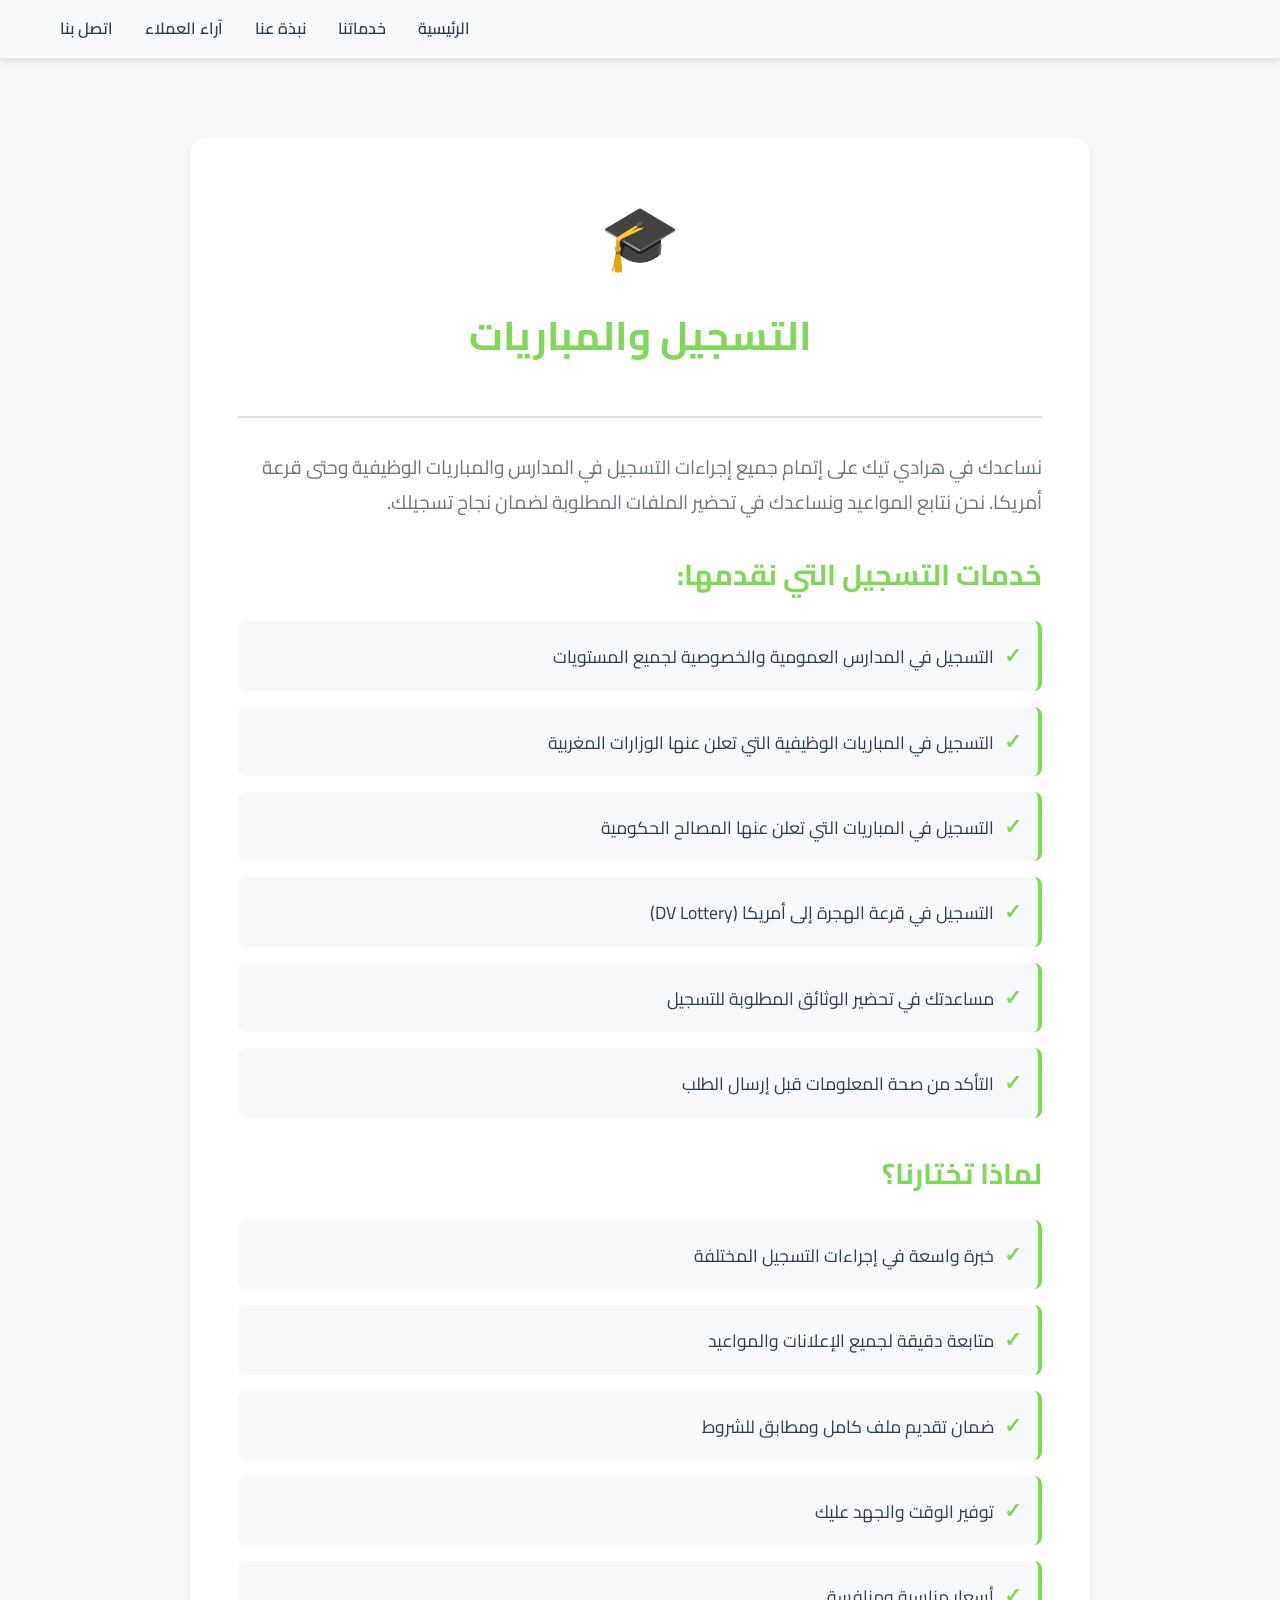
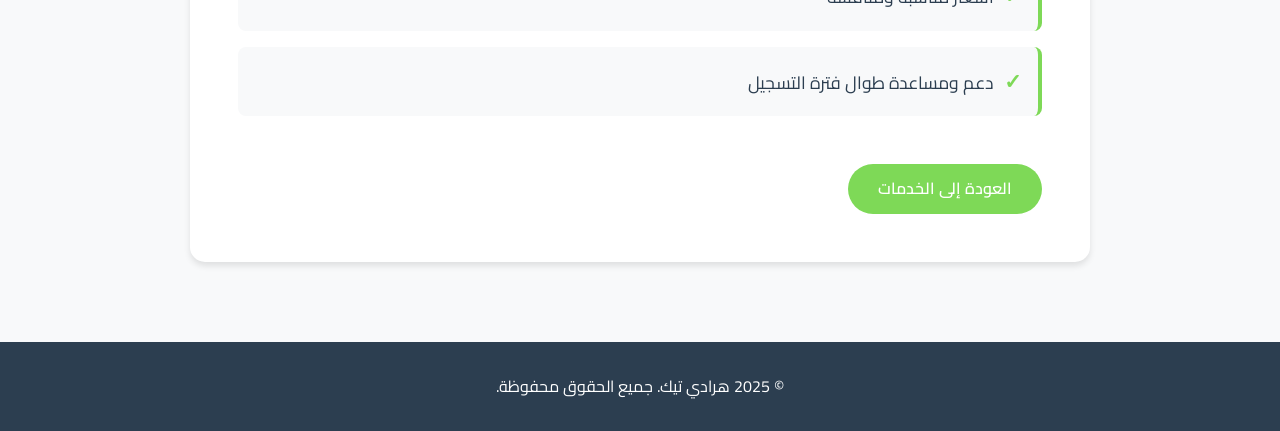
<file: service-registration.html>
<!DOCTYPE html>
<html lang="ar" dir="rtl">
<head>
    <meta charset="UTF-8">
    <meta name="viewport" content="width=device-width, initial-scale=1.0">
    <title>التسجيل والمباريات - هرادي تيك</title>
    <link rel="stylesheet" href="styles.css">
    <link href="https://fonts.googleapis.com/css2?family=Cairo:wght@300;400;600;700&display=swap" rel="stylesheet">
</head>
<body>
    <!-- Navigation Bar -->
    <nav class="navbar">
        <div class="container">
            <div class="nav-brand">

            </div>
            <ul class="nav-menu">
                <li><a href="index.html#home" class="nav-link">الرئيسية</a></li>
                <li><a href="index.html#services" class="nav-link active">خدماتنا</a></li>
                <li><a href="index.html#about" class="nav-link">نبذة عنا</a></li>
                <li><a href="index.html#testimonials" class="nav-link">آراء العملاء</a></li>
                <li><a href="index.html#contact" class="nav-link">اتصل بنا</a></li>
            </ul>
            <div class="hamburger">
                <span></span>
                <span></span>
                <span></span>
            </div>
        </div>
    </nav>

    <!-- Service Detail Section -->
    <section class="service-detail">
        <div class="container">
            <div class="service-detail-content">
                <div class="service-detail-header">
                    <div class="service-detail-icon">🎓</div>
                    <h1 class="service-detail-title">التسجيل والمباريات</h1>
                </div>

                <p class="service-detail-description">
                    نساعدك في هرادي تيك على إتمام جميع إجراءات التسجيل في المدارس والمباريات الوظيفية وحتى قرعة أمريكا. نحن نتابع المواعيد ونساعدك في تحضير الملفات المطلوبة لضمان نجاح تسجيلك.
                </p>

                <div class="service-detail-features">
                    <h3>خدمات التسجيل التي نقدمها:</h3>
                    <ul>
                        <li>التسجيل في المدارس العمومية والخصوصية لجميع المستويات</li>
                        <li>التسجيل في المباريات الوظيفية التي تعلن عنها الوزارات المغربية</li>
                        <li>التسجيل في المباريات التي تعلن عنها المصالح الحكومية</li>
                        <li>التسجيل في قرعة الهجرة إلى أمريكا (DV Lottery)</li>
                        <li>مساعدتك في تحضير الوثائق المطلوبة للتسجيل</li>
                        <li>التأكد من صحة المعلومات قبل إرسال الطلب</li>
                    </ul>
                </div>

                <div class="service-detail-features">
                    <h3>لماذا تختارنا؟</h3>
                    <ul>
                        <li>خبرة واسعة في إجراءات التسجيل المختلفة</li>
                        <li>متابعة دقيقة لجميع الإعلانات والمواعيد</li>
                        <li>ضمان تقديم ملف كامل ومطابق للشروط</li>
                        <li>توفير الوقت والجهد عليك</li>
                        <li>أسعار مناسبة ومنافسة</li>
                        <li>دعم ومساعدة طوال فترة التسجيل</li>
                    </ul>
                </div>

                <a href="index.html#services" class="back-button">العودة إلى الخدمات</a>
            </div>
        </div>
    </section>

    <!-- Footer -->
    <footer class="footer">
        <div class="container">
            <p>&copy; 2025 هرادي تيك. جميع الحقوق محفوظة.</p>
        </div>
    </footer>

    <script src="script.js"></script>
</body>
</html>
</file>
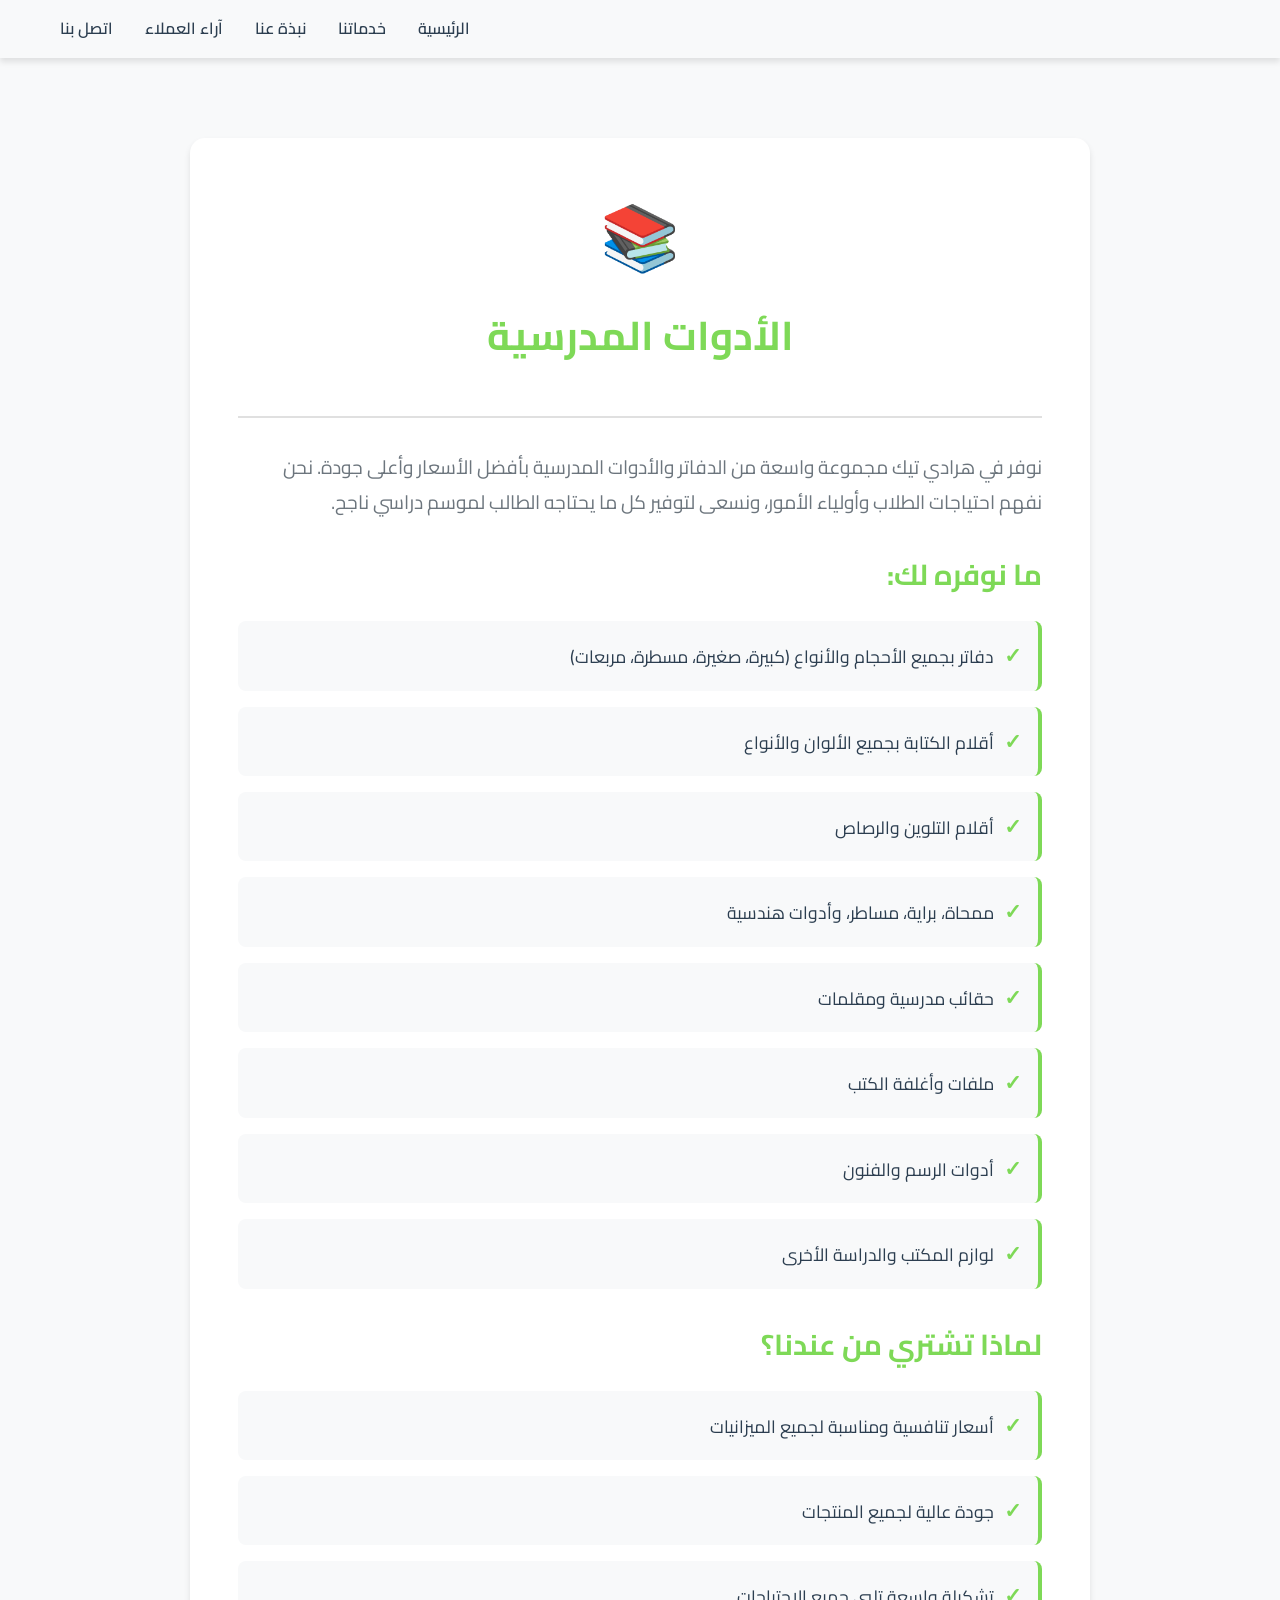
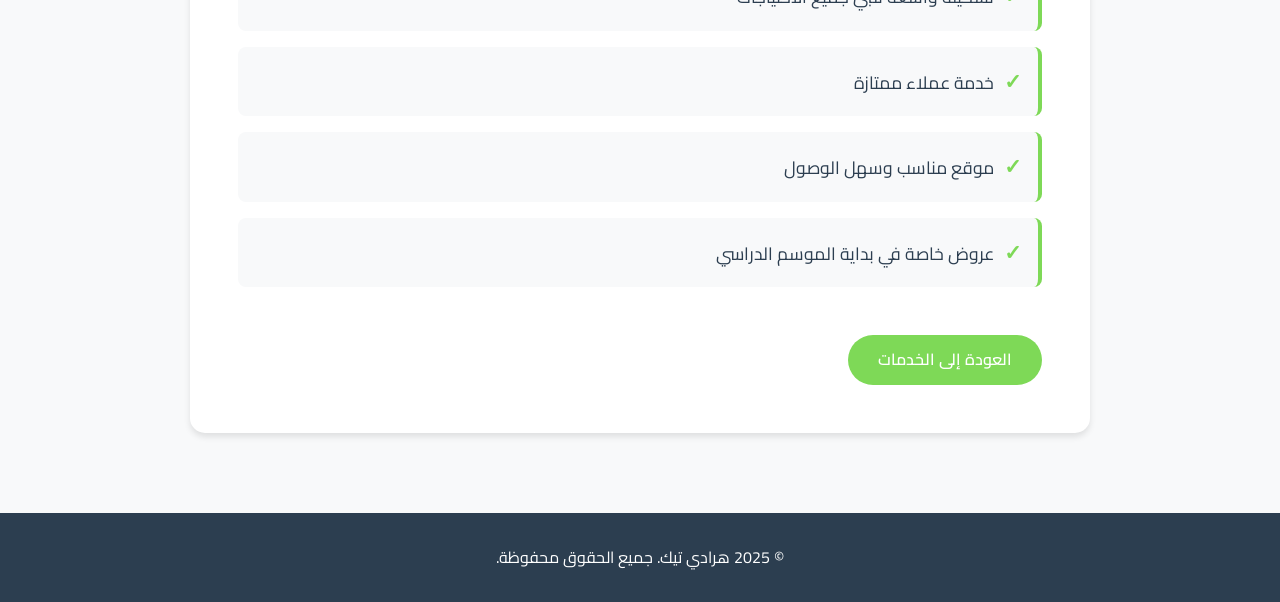
<file: service-stationery.html>
<!DOCTYPE html>
<html lang="ar" dir="rtl">
<head>
    <meta charset="UTF-8">
    <meta name="viewport" content="width=device-width, initial-scale=1.0">
    <title>الأدوات المدرسية - هرادي تيك</title>
    <link rel="stylesheet" href="styles.css">
    <link href="https://fonts.googleapis.com/css2?family=Cairo:wght@300;400;600;700&display=swap" rel="stylesheet">
</head>
<body>
    <!-- Navigation Bar -->
    <nav class="navbar">
        <div class="container">
            <div class="nav-brand">

            </div>
            <ul class="nav-menu">
                <li><a href="index.html#home" class="nav-link">الرئيسية</a></li>
                <li><a href="index.html#services" class="nav-link active">خدماتنا</a></li>
                <li><a href="index.html#about" class="nav-link">نبذة عنا</a></li>
                <li><a href="index.html#testimonials" class="nav-link">آراء العملاء</a></li>
                <li><a href="index.html#contact" class="nav-link">اتصل بنا</a></li>
            </ul>
            <div class="hamburger">
                <span></span>
                <span></span>
                <span></span>
            </div>
        </div>
    </nav>

    <!-- Service Detail Section -->
    <section class="service-detail">
        <div class="container">
            <div class="service-detail-content">
                <div class="service-detail-header">
                    <div class="service-detail-icon">📚</div>
                    <h1 class="service-detail-title">الأدوات المدرسية</h1>
                </div>

                <p class="service-detail-description">
                    نوفر في هرادي تيك مجموعة واسعة من الدفاتر والأدوات المدرسية بأفضل الأسعار وأعلى جودة. نحن نفهم احتياجات الطلاب وأولياء الأمور، ونسعى لتوفير كل ما يحتاجه الطالب لموسم دراسي ناجح.
                </p>

                <div class="service-detail-features">
                    <h3>ما نوفره لك:</h3>
                    <ul>
                        <li>دفاتر بجميع الأحجام والأنواع (كبيرة، صغيرة، مسطرة، مربعات)</li>
                        <li>أقلام الكتابة بجميع الألوان والأنواع</li>
                        <li>أقلام التلوين والرصاص</li>
                        <li>ممحاة، براية، مساطر، وأدوات هندسية</li>
                        <li>حقائب مدرسية ومقلمات</li>
                        <li>ملفات وأغلفة الكتب</li>
                        <li>أدوات الرسم والفنون</li>
                        <li>لوازم المكتب والدراسة الأخرى</li>
                    </ul>
                </div>

                <div class="service-detail-features">
                    <h3>لماذا تشتري من عندنا؟</h3>
                    <ul>
                        <li>أسعار تنافسية ومناسبة لجميع الميزانيات</li>
                        <li>جودة عالية لجميع المنتجات</li>
                        <li>تشكيلة واسعة تلبي جميع الاحتياجات</li>
                        <li>خدمة عملاء ممتازة</li>
                        <li>موقع مناسب وسهل الوصول</li>
                        <li>عروض خاصة في بداية الموسم الدراسي</li>
                    </ul>
                </div>

                <a href="index.html#services" class="back-button">العودة إلى الخدمات</a>
            </div>
        </div>
    </section>

    <!-- Footer -->
    <footer class="footer">
        <div class="container">
            <p>&copy; 2025 هرادي تيك. جميع الحقوق محفوظة.</p>
        </div>
    </footer>

    <script src="script.js"></script>
</body>
</html>
</file>
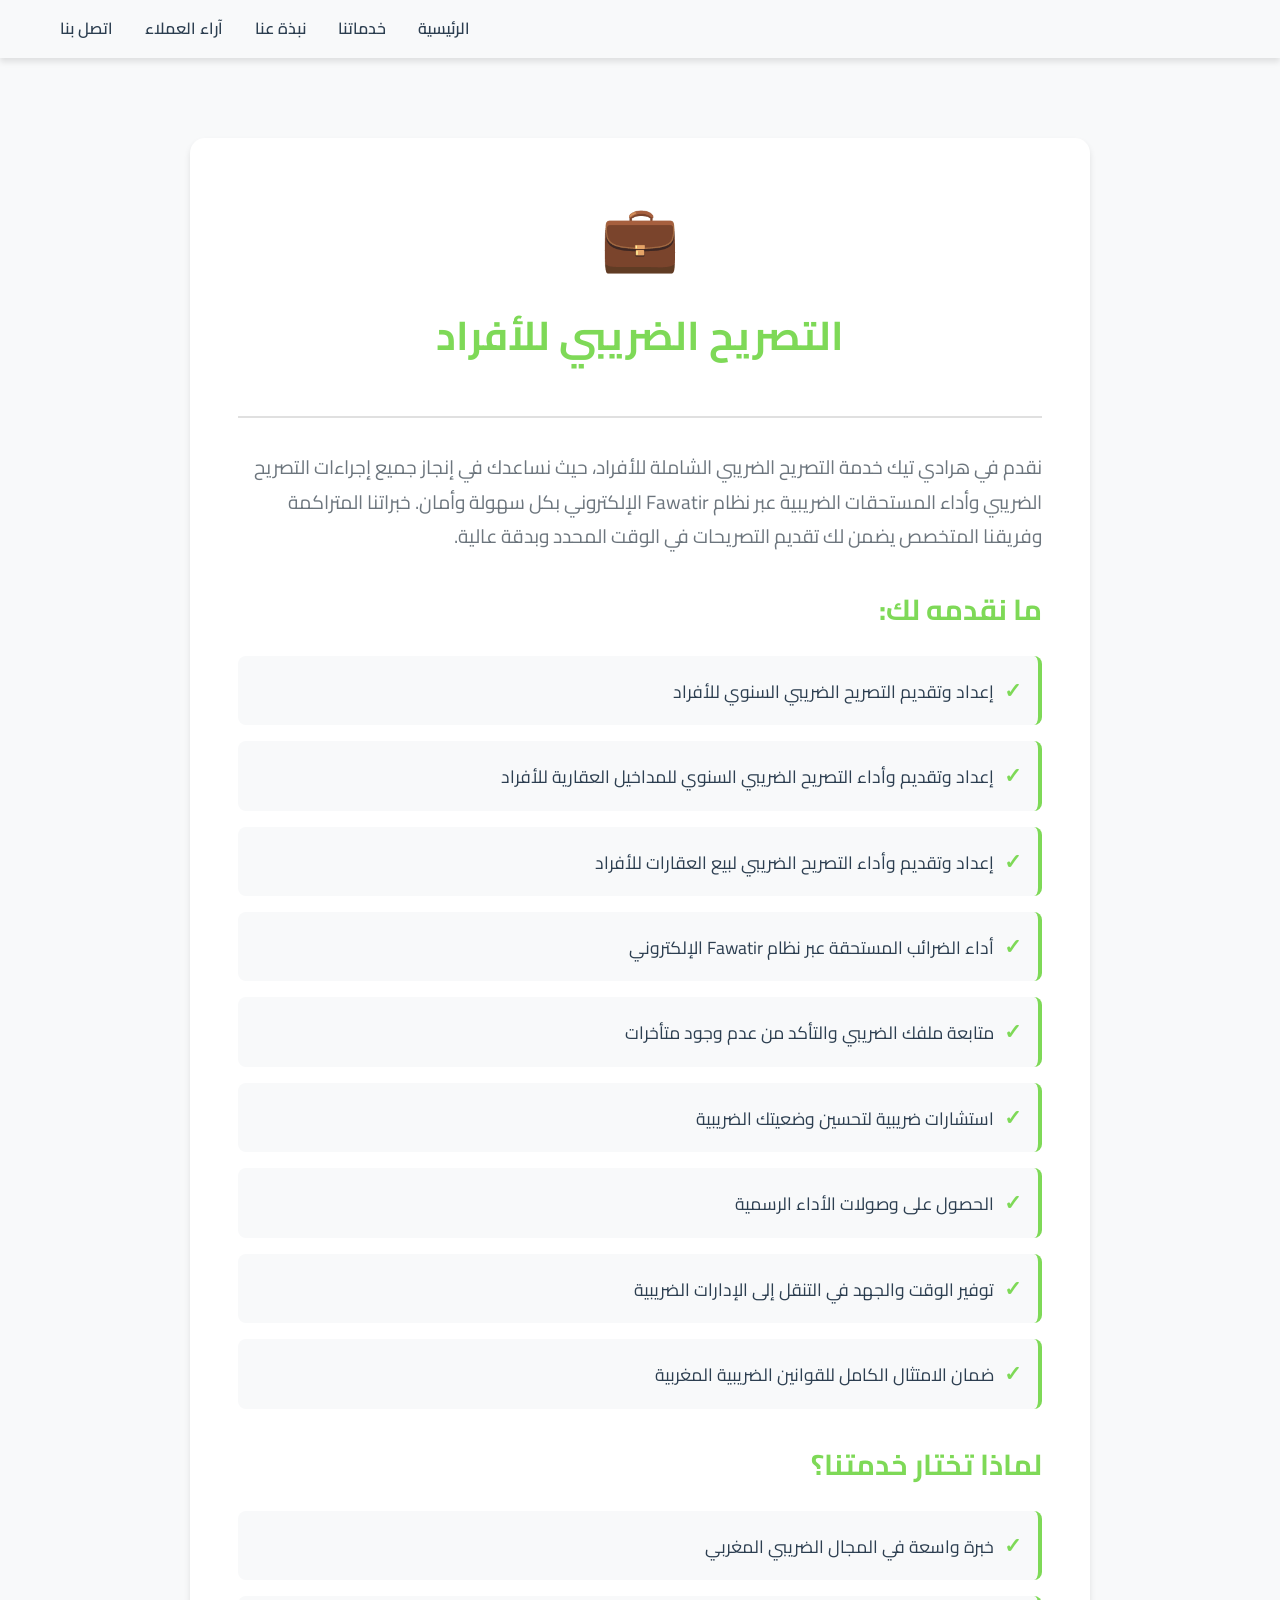
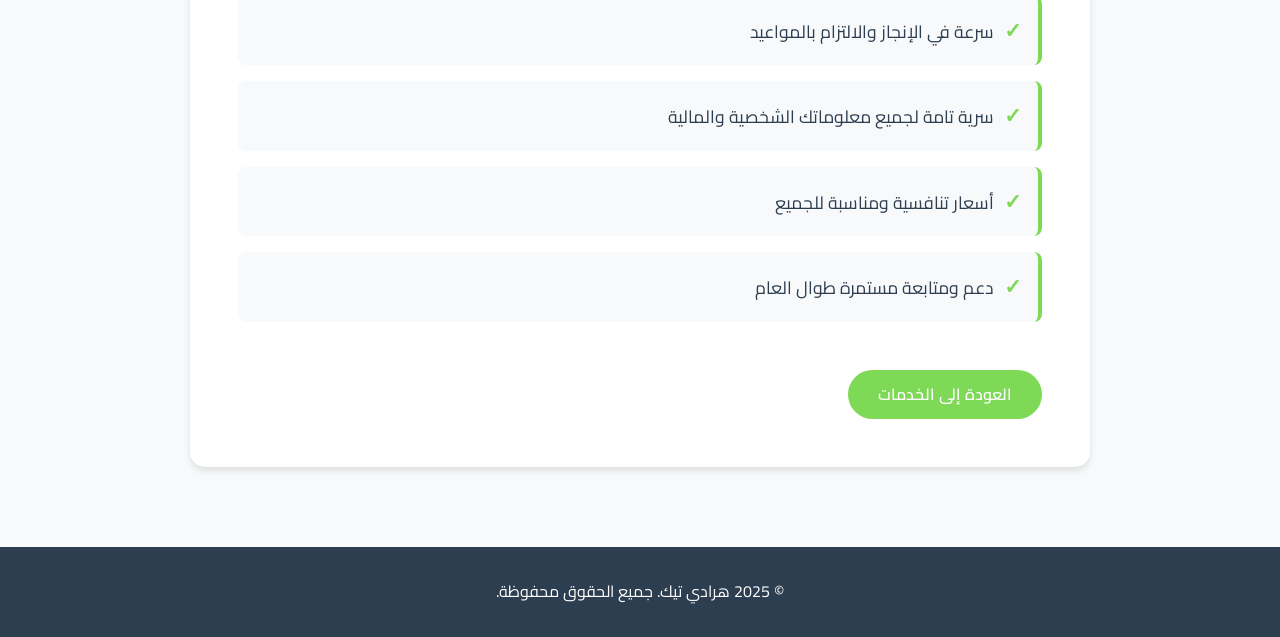
<file: service-tax.html>
<!DOCTYPE html>
<html lang="ar" dir="rtl">
<head>
    <meta charset="UTF-8">
    <meta name="viewport" content="width=device-width, initial-scale=1.0">
    <title>التصريح الضريبي - هرادي تيك</title>
    <link rel="stylesheet" href="styles.css">
    <link href="https://fonts.googleapis.com/css2?family=Cairo:wght@300;400;600;700&display=swap" rel="stylesheet">
</head>
<body>
    <!-- Navigation Bar -->
    <nav class="navbar">
        <div class="container">
            <div class="nav-brand">
            </div>
            <ul class="nav-menu">
                <li><a href="index.html#home" class="nav-link">الرئيسية</a></li>
                <li><a href="index.html#services" class="nav-link active">خدماتنا</a></li>
                <li><a href="index.html#about" class="nav-link">نبذة عنا</a></li>
                <li><a href="index.html#testimonials" class="nav-link">آراء العملاء</a></li>
                <li><a href="index.html#contact" class="nav-link">اتصل بنا</a></li>
            </ul>
            <div class="hamburger">
                <span></span>
                <span></span>
                <span></span>
            </div>
        </div>
    </nav>

    <!-- Service Detail Section -->
    <section class="service-detail">
        <div class="container">
            <div class="service-detail-content">
                <div class="service-detail-header">
                    <div class="service-detail-icon">💼</div>
                    <h1 class="service-detail-title">التصريح الضريبي للأفراد</h1>
                </div>

                <p class="service-detail-description">
                    نقدم في هرادي تيك خدمة التصريح الضريبي الشاملة للأفراد، حيث نساعدك في إنجاز جميع إجراءات التصريح الضريبي وأداء المستحقات الضريبية عبر نظام Fawatir الإلكتروني بكل سهولة وأمان. خبراتنا المتراكمة  وفريقنا المتخصص يضمن لك تقديم التصريحات في الوقت المحدد وبدقة عالية.
                </p>

                <div class="service-detail-features">
                    <h3>ما نقدمه لك:</h3>
                    <ul>
                        <li>إعداد وتقديم التصريح الضريبي السنوي للأفراد</li>
                        <li>إعداد وتقديم وأداء التصريح الضريبي السنوي للمداخيل العقارية للأفراد</li>
                        <li>إعداد وتقديم وأداء التصريح الضريبي لبيع العقارات للأفراد</li>
                        <li>أداء الضرائب المستحقة عبر نظام Fawatir الإلكتروني</li>
                        <li>متابعة ملفك الضريبي والتأكد من عدم وجود متأخرات</li>
                        <li>استشارات ضريبية لتحسين وضعيتك الضريبية</li>
                        <li>الحصول على وصولات الأداء الرسمية</li>
                        <li>توفير الوقت والجهد في التنقل إلى الإدارات الضريبية</li>
                        <li>ضمان الامتثال الكامل للقوانين الضريبية المغربية</li>
                    </ul>
                </div>

                <div class="service-detail-features">
                    <h3>لماذا تختار خدمتنا؟</h3>
                    <ul>
                        <li>خبرة واسعة في المجال الضريبي المغربي</li>
                        <li>سرعة في الإنجاز والالتزام بالمواعيد</li>
                        <li>سرية تامة لجميع معلوماتك الشخصية والمالية</li>
                        <li>أسعار تنافسية ومناسبة للجميع</li>
                        <li>دعم ومتابعة مستمرة طوال العام</li>
                    </ul>
                </div>

                <a href="index.html#services" class="back-button">العودة إلى الخدمات</a>
            </div>
        </div>
    </section>

    <!-- Footer -->
    <footer class="footer">
        <div class="container">
            <p>&copy; 2025 هرادي تيك. جميع الحقوق محفوظة.</p>
        </div>
    </footer>

    <script src="script.js"></script>
</body>
</html>
</file>
<file: styles.css>
/* Global Styles */
* {
    margin: 0;
    padding: 0;
    box-sizing: border-box;
}

:root {
    --primary-color: #7ed957; /* Custom green */
    --primary-dark: #6bbd4a;
    --primary-light: #93e66e;
    --primary-lighter: #e0f5d8;
    --text-dark: #2c3e50;
    --text-light: #6c757d;
    --background-light: #f8f9fa;
    --border-color: #e0e0e0;
    --shadow: 0 4px 6px rgba(0, 0, 0, 0.1);
    --shadow-hover: 0 8px 12px rgba(0, 0, 0, 0.15);
}

body {
    font-family: 'Cairo', sans-serif;
    line-height: 1.6;
    color: var(--text-dark);
    background-color: var(--background-light);
}

.container {
    max-width: 1200px;
    margin: 0 auto;
    padding: 0 20px;
}

/* Navigation Bar */
.navbar {
    background-color: var(--background-light);
    box-shadow: var(--shadow);
    position: sticky;
    top: 0;
    z-index: 1000;
    padding: 1rem 0;
}

.navbar .container {
    display: flex;
    justify-content: space-between;
    align-items: center;
}

.nav-brand {
    display: flex;
    align-items: center;
    gap: 0.5rem;
}

.nav-brand h1 {
    color: var(--primary-color);
    font-size: 1.8rem;
    font-weight: 700;
}

.nav-menu {
    display: flex;
    list-style: none;
    gap: 2rem;
}

.nav-link {
    text-decoration: none;
    color: var(--text-dark);
    font-weight: 600;
    transition: color 0.3s ease;
    position: relative;
}

.nav-link:hover,
.nav-link.active {
    color: var(--primary-color);
}

.nav-link::after {
    content: '';
    position: absolute;
    bottom: -5px;
    left: 0;
    width: 0;
    height: 2px;
    background-color: var(--primary-color);
    transition: width 0.3s ease;
}

.nav-link:hover::after,
.nav-link.active::after {
    width: 100%;
}

.hamburger {
    display: none;
    flex-direction: column;
    cursor: pointer;
    gap: 4px;
}

.hamburger span {
    width: 25px;
    height: 3px;
    background-color: var(--text-dark);
    transition: all 0.3s ease;
}

/* Hero Section */
.hero {
    background: linear-gradient(135deg, var(--primary-color) 0%, var(--primary-dark) 100%);
    color: #ffffff; /* White text for hero section */
    padding: 100px 0;
    text-align: center;
}

.hero-content {
    max-width: 800px;
    margin: 0 auto;
}

.hero-title {
    font-size: 2.5rem;
    font-weight: 700;
    margin-bottom: 1.5rem;
    line-height: 1.3;
}

.hero-description {
    font-size: 1.2rem;
    margin-bottom: 2rem;
    line-height: 1.8;
}

.btn {
    display: inline-block;
    padding: 12px 30px;
    text-decoration: none;
    border-radius: 30px;
    font-weight: 600;
    transition: all 0.3s ease;
    border: none;
    cursor: pointer;
    font-size: 1rem;
}

.btn-primary {
    background-color: var(--background-light);
    color: var(--primary-color);
}

.btn-primary:hover {
    background-color: var(--primary-dark);
    color: #ffffff; /* White text for hero section */
    transform: translateY(-2px);
    box-shadow: var(--shadow-hover);
}

/* Services Section */
.services {
    padding: 80px 0;
    background-color: var(--background-light);
}

.section-title {
    text-align: center;
    font-size: 2.5rem;
    color: var(--text-dark);
    margin-bottom: 1rem;
    font-weight: 700;
}

.section-description {
    text-align: center;
    font-size: 1.1rem;
    color: var(--text-light);
    max-width: 700px;
    margin: 0 auto 3rem;
    line-height: 1.8;
}

.services-grid {
    display: grid;
    grid-template-columns: repeat(auto-fit, minmax(280px, 1fr));
    gap: 2rem;
}

.service-card {
    background-color: var(--primary-color); /* Green background for service cards */
    padding: 2rem;
    border-radius: 15px;
    box-shadow: var(--shadow);
    transition: all 0.3s ease;
    text-align: center;
    cursor: pointer;
    display: flex;
    flex-direction: column;
    justify-content: center;
    align-items: center;
    min-height: 200px; /* Ensure consistent height */
}

.service-card:hover {
    background-color: #ffffff; /* White background on hover */
    transform: translateY(-10px);
    box-shadow: var(--shadow-hover);
    border: 2px solid var(--primary-light);
}

.service-card h3 {
    color: #ffffff; /* White text for service card titles */
    font-size: 1.3rem;
    margin-top: 1rem;
    font-weight: 700;
}

.service-card:hover h3 {
    color: var(--primary-color); /* Green text on hover */
}

.service-icon {
    font-size: 3rem;
    margin-bottom: 0.5rem;
    color: #ffffff; /* White icon color */
}

.service-card:hover .service-icon {
    color: var(--primary-color); /* Green icon on hover */
}

.service-logo {
    max-width: 100px; /* Adjust logo size */
    height: auto;
    margin-bottom: 0.5rem;
    background-color: #ffffff; /* White background for logos */
    padding: 10px;
    border-radius: 10px;
}

.service-card:hover .service-logo {
    background-color: var(--primary-lighter); /* Lighter green background on hover */
}

/* About Section */
.about {
    padding: 80px 0;
    background-color: var(--background-light);
}

.about-content {
    max-width: 900px;
    margin: 0 auto;
    text-align: center;
}

.about-content p {
    font-size: 1.1rem;
    color: var(--text-light);
    margin-bottom: 1.5rem;
    line-height: 1.9;
}

/* Testimonials Section */
.testimonials {
    padding: 80px 0;
    background-color: var(--background-light);
}

.testimonials-grid {
    display: grid;
    grid-template-columns: repeat(auto-fit, minmax(300px, 1fr));
    gap: 2rem;
    margin-bottom: 4rem;
}

.testimonial-card {
    background-color: #ffffff;
    padding: 2rem;
    border-radius: 15px;
    box-shadow: var(--shadow);
    text-align: center;
}

.testimonial-icon {
    font-size: 1.5rem;
    margin-bottom: 1rem;
    color: #ffc107;
}

.testimonial-text {
    font-size: 1.1rem;
    color: var(--text-light);
    margin-bottom: 1rem;
    line-height: 1.8;
    font-style: italic;
}

.testimonial-author {
    color: var(--primary-color);
    font-weight: 600;
}

.suggestions-form {
    background-color: #ffffff;
    padding: 3rem;
    border-radius: 15px;
    box-shadow: var(--shadow);
    max-width: 700px;
    margin: 0 auto;
}

.suggestions-form h3 {
    text-align: center;
    color: var(--primary-color);
    font-size: 1.8rem;
    margin-bottom: 2rem;
    font-weight: 700;
}

/* Location Map Section */
.location {
    padding: 80px 0;
    background-color: var(--background-light);
}

.map-container {
    margin-top: 2rem;
    border-radius: 15px;
    overflow: hidden;
    box-shadow: var(--shadow);
}

.map-container iframe {
    border: 0;
}

/* Contact Section */
.contact {
    padding: 80px 0;
    background-color: var(--background-light);
}

.contact-content {
    display: grid;
    grid-template-columns: 1fr 2fr;
    gap: 3rem;
    margin-top: 3rem;
}

.contact-info {
    display: flex;
    flex-direction: column;
    gap: 2rem;
}

.contact-item {
    display: flex;
    align-items: center;
    gap: 1.5rem;
    padding: 1.5rem;
    background-color: #ffffff;
    border-radius: 10px;
}

.contact-icon {
    font-size: 2.5rem;
    color: var(--primary-color);
}

.contact-item h3 {
    color: var(--primary-color);
    margin-bottom: 0.5rem;
    font-weight: 700;
}

.contact-item a {
    color: var(--text-light);
    text-decoration: none;
    transition: color 0.3s ease;
}

.contact-item a:hover {
    color: var(--primary-color);
}

/* Forms */
.form-group {
    margin-bottom: 1.5rem;
}

.form-group input,
.form-group textarea {
    width: 100%;
    padding: 12px 15px;
    border: 2px solid var(--border-color);
    border-radius: 8px;
    font-family: 'Cairo', sans-serif;
    font-size: 1rem;
    transition: border-color 0.3s ease;
}

.form-group input:focus,
.form-group textarea:focus {
    outline: none;
    border-color: var(--primary-color);
}

.form-group textarea {
    resize: vertical;
}

/* Service Detail Page */
.service-detail {
    padding: 80px 0;
    background-color: var(--background-light);
    min-height: 70vh;
}

.service-detail-content {
    max-width: 900px;
    margin: 0 auto;
    background-color: #ffffff;
    padding: 3rem;
    border-radius: 15px;
    box-shadow: var(--shadow);
}

.service-detail-header {
    text-align: center;
    margin-bottom: 2rem;
    padding-bottom: 2rem;
    border-bottom: 2px solid var(--border-color);
}

.service-detail-icon {
    font-size: 4rem;
    margin-bottom: 1rem;
    color: var(--primary-color);
}

.service-detail-title {
    color: var(--primary-color);
    font-size: 2.5rem;
    font-weight: 700;
    margin-bottom: 1rem;
}

.service-detail-description {
    font-size: 1.2rem;
    color: var(--text-light);
    line-height: 1.8;
    margin-bottom: 2rem;
}

.service-detail-features {
    margin-top: 2rem;
}

.service-detail-features h3 {
    color: var(--primary-color);
    font-size: 1.8rem;
    margin-bottom: 1.5rem;
    font-weight: 700;
}

.service-detail-features ul {
    list-style: none;
    padding: 0;
}

.service-detail-features li {
    padding: 1rem;
    margin-bottom: 1rem;
    background-color: var(--background-light);
    border-radius: 8px;
    border-right: 4px solid var(--primary-color);
    font-size: 1.1rem;
    color: var(--text-dark);
    line-height: 1.8;
}

.service-detail-features li::before {
    content: '✓';
    color: var(--primary-color);
    font-weight: bold;
    margin-left: 10px;
    font-size: 1.3rem;
}

.back-button {
    display: inline-block;
    margin-top: 2rem;
    padding: 12px 30px;
    background-color: var(--primary-color);
    color: #ffffff; /* White text for hero section */
    text-decoration: none;
    border-radius: 30px;
    font-weight: 600;
    transition: all 0.3s ease;
}

.back-button:hover {
    background-color: var(--primary-dark);
    transform: translateY(-2px);
    box-shadow: var(--shadow-hover);
}

/* Footer */
.footer {
    background-color: var(--text-dark);
    color: #ffffff; /* White text for hero section */
    padding: 2rem 0;
    text-align: center;
}

.footer p {
    font-size: 1rem;
}

/* Responsive Design */
@media (max-width: 768px) {
    .nav-menu {
        position: fixed;
        right: -100%;
        top: 70px;
        flex-direction: column;
        background-color: var(--background-light);
        width: 100%;
        height: calc(100% - 70px);
        justify-content: flex-start;
        align-items: center;
        padding-top: 20px;
        transition: right 0.3s ease-in-out;
        box-shadow: -2px 0 5px rgba(0,0,0,0.1);
    }

    .nav-menu.active {
        right: 0;
    }

    .nav-link {
        padding: 15px 0;
        width: 80%;
        text-align: center;
        border-bottom: 1px solid var(--border-color);
    }

    .nav-link:last-child {
        border-bottom: none;
    }

    .hamburger {
        display: flex;
    }

    .navbar .container {
        flex-wrap: wrap;
    }

    .hero {
        padding: 80px 20px;
    }

    .hero-title {
        font-size: 2rem;
    }

    .hero-description {
        font-size: 1rem;
    }

    .services-grid {
        grid-template-columns: 1fr;
    }

    .contact-content {
        grid-template-columns: 1fr;
    }

    .contact-item {
        flex-direction: column;
        text-align: center;
    }

    .contact-item h3 {
        margin-top: 10px;
    }

    .suggestions-form {
        padding: 2rem;
    }

    .service-detail-content {
        padding: 2rem;
    }

    .service-detail-title {
        font-size: 2rem;
    }

    .service-detail-description {
        font-size: 1rem;
    }

    .service-detail-features li {
        font-size: 1rem;
    }
}
</file>
